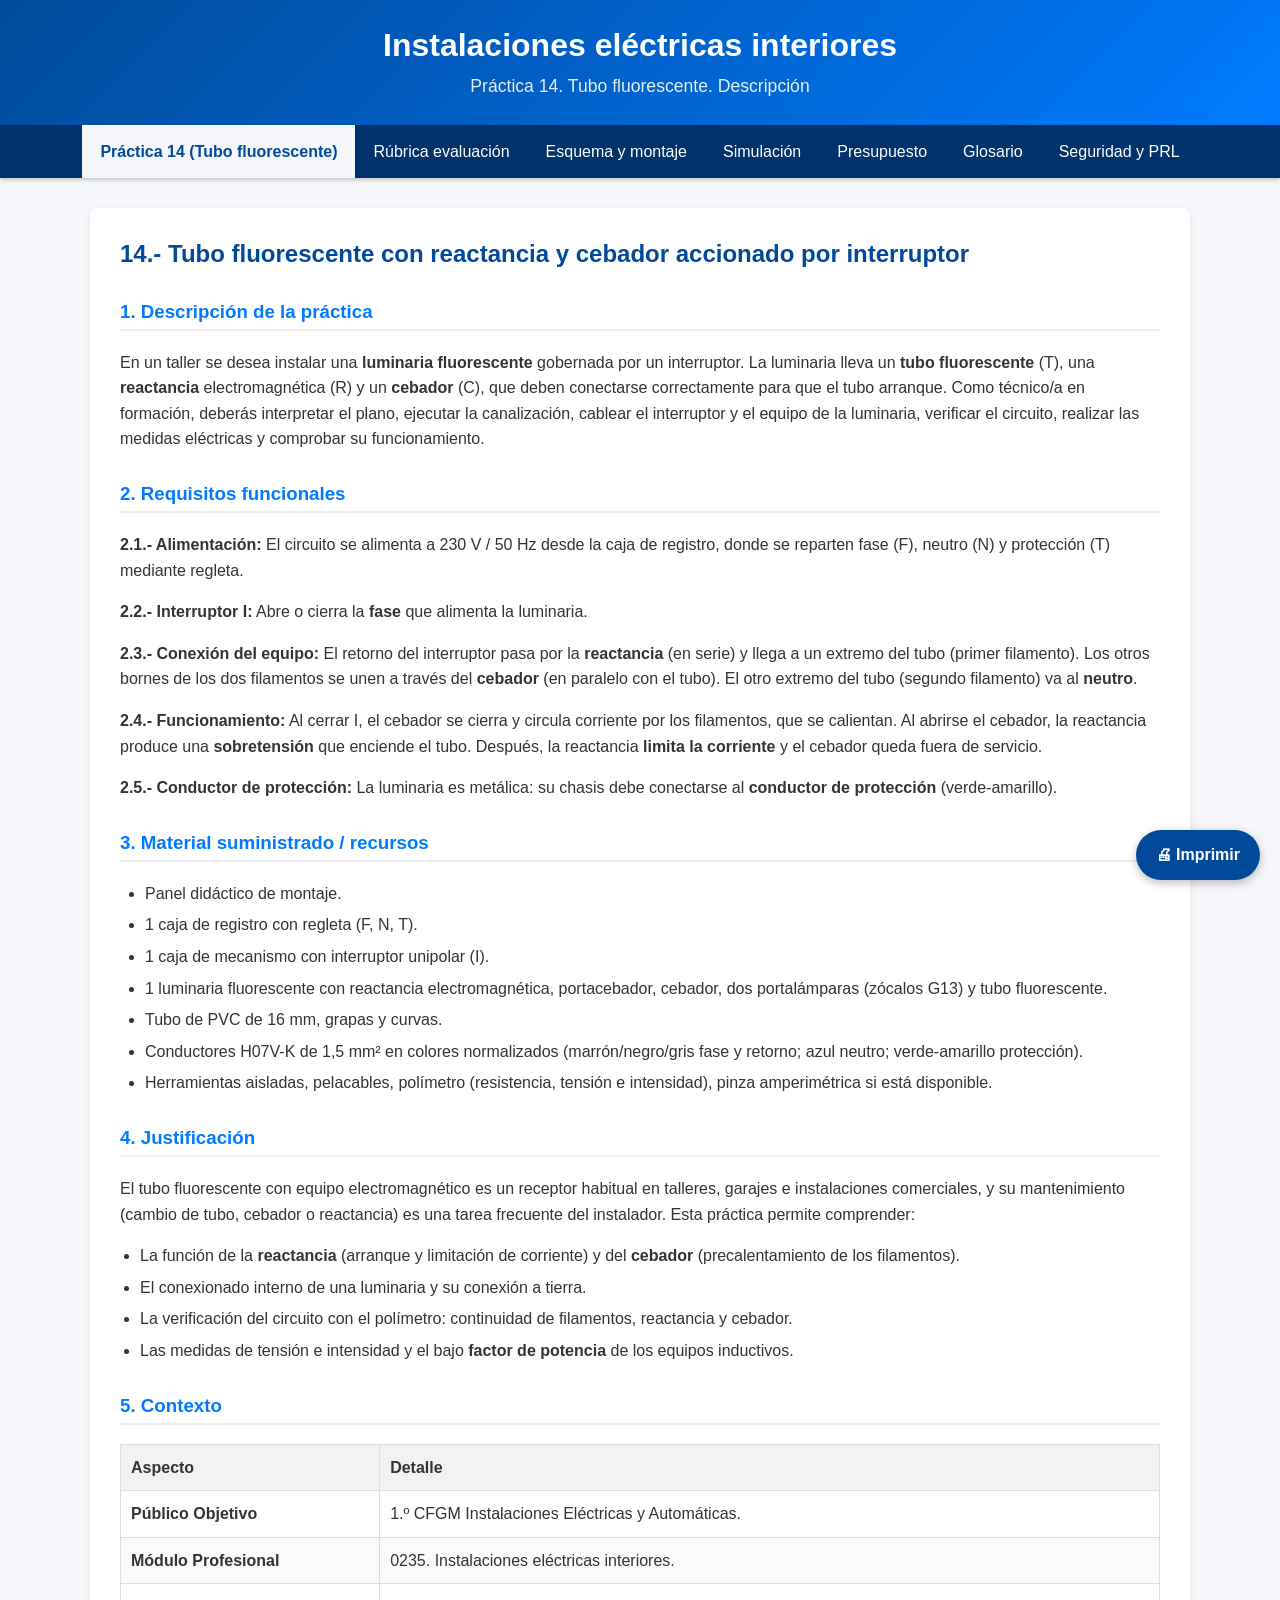
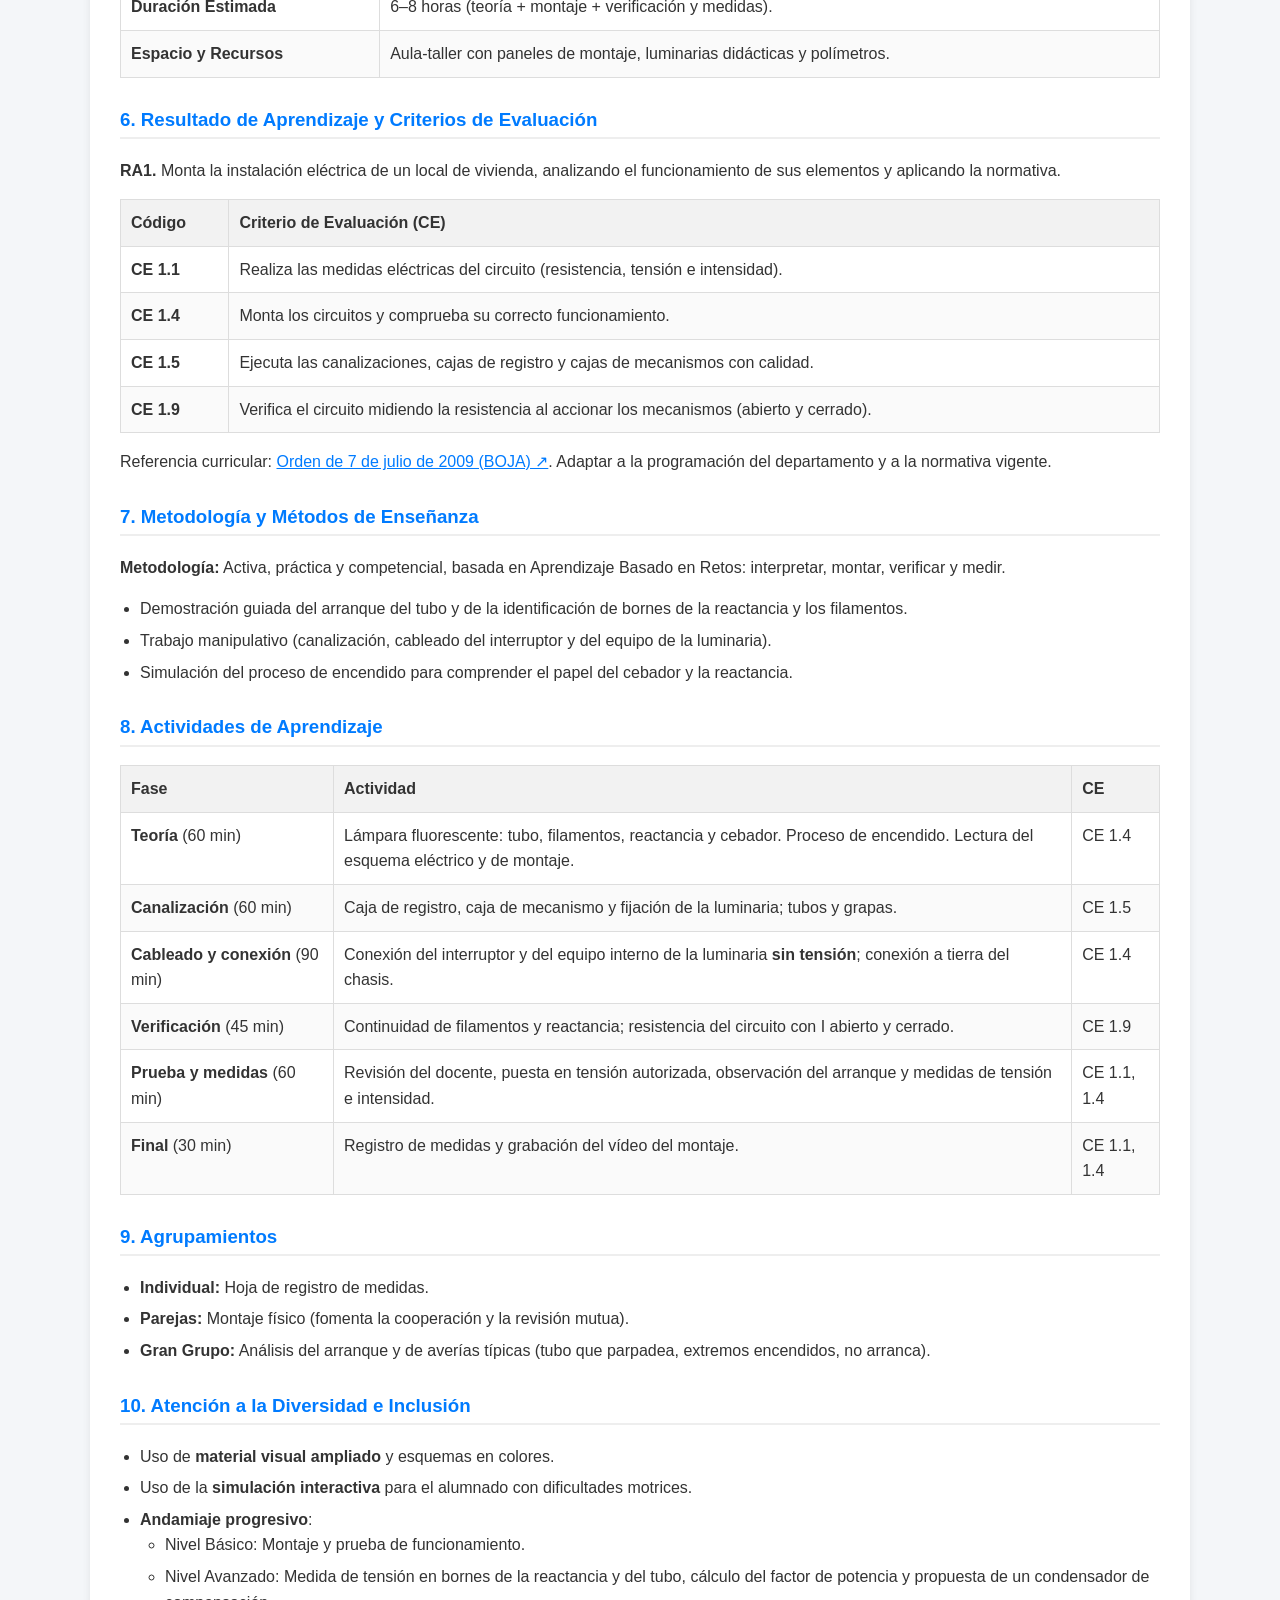
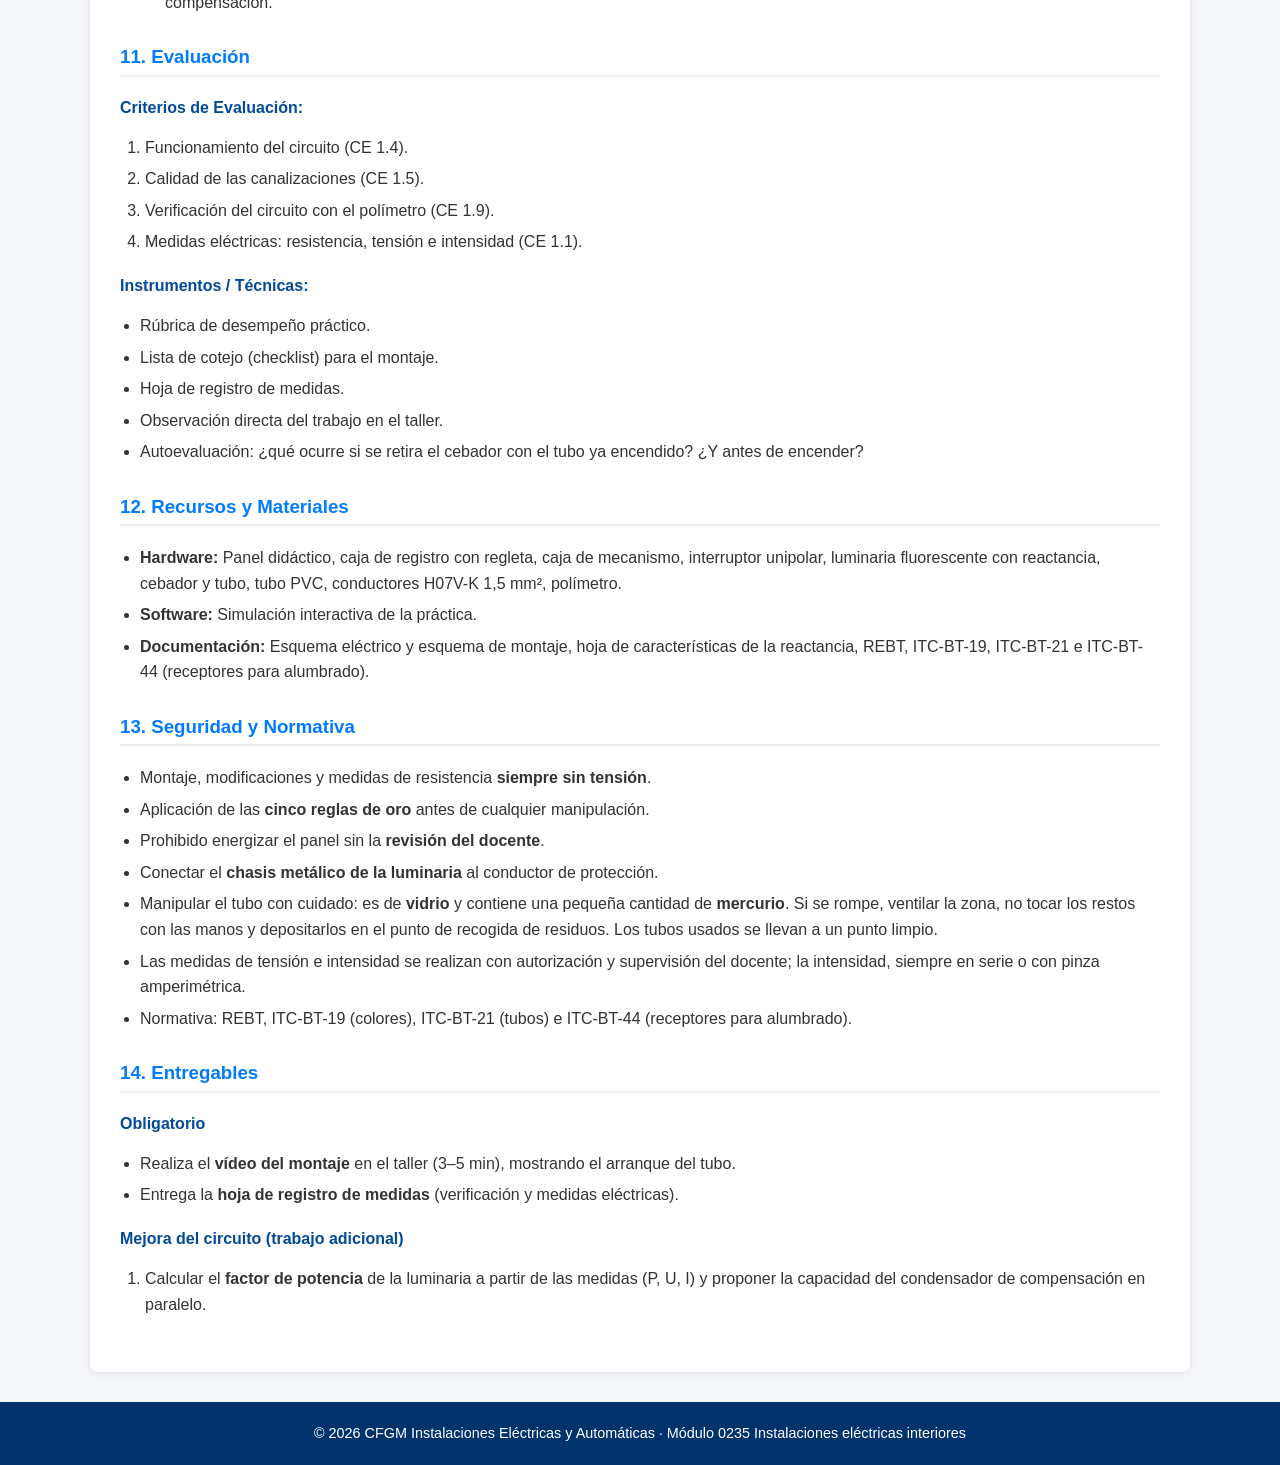
<file: index.html>
<!DOCTYPE html>
<html lang="es">
<head>
    <meta charset="UTF-8">
    <meta name="viewport" content="width=device-width, initial-scale=1.0">
    <title>Práctica 14. Tubo fluorescente. Descripción</title>
    <link rel="stylesheet" href="css/estilos.css">
</head>
<body>

    <header>
        <h1>Instalaciones eléctricas interiores</h1>
        <p>Práctica 14. Tubo fluorescente. Descripción</p>
    </header>

    <nav>
        <ul>
            <li class="active"><a href="index.html">Práctica 14 (Tubo fluorescente)</a></li>
            <li><a href="rubrica_14.html">Rúbrica evaluación</a></li>
            <li><a href="esquema_14.html">Esquema y montaje</a></li>
            <li><a href="simulacion_14.html">Simulación</a></li>
            <li><a href="presupuesto.html">Presupuesto</a></li>
            <li><a href="glosario.html">Glosario</a></li>
            <li><a href="prl.html">Seguridad y PRL</a></li>
        </ul>
    </nav>

    <div class="container">

        <h2>14.- Tubo fluorescente con reactancia y cebador accionado por interruptor</h2>

        <div class="section">
            <h3 class="section-header">1. Descripción de la práctica</h3>
            <p>En un taller se desea instalar una <strong>luminaria fluorescente</strong> gobernada por un interruptor. La luminaria lleva un <strong>tubo fluorescente</strong> (T), una <strong>reactancia</strong> electromagnética (R) y un <strong>cebador</strong> (C), que deben conectarse correctamente para que el tubo arranque.
Como técnico/a en formación, deberás interpretar el plano, ejecutar la canalización, cablear el interruptor y el equipo de la luminaria, verificar el circuito, realizar las medidas eléctricas y comprobar su funcionamiento.</p>

            <h3 class="section-header">2. Requisitos funcionales</h3>
            <p><strong>2.1.- Alimentación:</strong> El circuito se alimenta a 230 V / 50 Hz desde la caja de registro, donde se reparten fase (F), neutro (N) y protección (T) mediante regleta.</p>
            <p><strong>2.2.- Interruptor I:</strong> Abre o cierra la <strong>fase</strong> que alimenta la luminaria.</p>
            <p><strong>2.3.- Conexión del equipo:</strong> El retorno del interruptor pasa por la <strong>reactancia</strong> (en serie) y llega a un extremo del tubo (primer filamento). Los otros bornes de los dos filamentos se unen a través del <strong>cebador</strong> (en paralelo con el tubo). El otro extremo del tubo (segundo filamento) va al <strong>neutro</strong>.</p>
            <p><strong>2.4.- Funcionamiento:</strong> Al cerrar I, el cebador se cierra y circula corriente por los filamentos, que se calientan. Al abrirse el cebador, la reactancia produce una <strong>sobretensión</strong> que enciende el tubo. Después, la reactancia <strong>limita la corriente</strong> y el cebador queda fuera de servicio.</p>
            <p><strong>2.5.- Conductor de protección:</strong> La luminaria es metálica: su chasis debe conectarse al <strong>conductor de protección</strong> (verde-amarillo).</p>

            <h3 class="section-header">3. Material suministrado / recursos</h3>
            <ul>
                <li>Panel didáctico de montaje.</li>
                <li>1 caja de registro con regleta (F, N, T).</li>
                <li>1 caja de mecanismo con interruptor unipolar (I).</li>
                <li>1 luminaria fluorescente con reactancia electromagnética, portacebador, cebador, dos portalámparas (zócalos G13) y tubo fluorescente.</li>
                <li>Tubo de PVC de 16 mm, grapas y curvas.</li>
                <li>Conductores H07V-K de 1,5 mm² en colores normalizados (marrón/negro/gris fase y retorno; azul neutro; verde-amarillo protección).</li>
                <li>Herramientas aisladas, pelacables, polímetro (resistencia, tensión e intensidad), pinza amperimétrica si está disponible.</li>
            </ul>
        </div>

        <div class="section">
            <h3 class="section-header">4. Justificación</h3>
            <p>El tubo fluorescente con equipo electromagnético es un receptor habitual en talleres, garajes e instalaciones comerciales, y su mantenimiento (cambio de tubo, cebador o reactancia) es una tarea frecuente del instalador. Esta práctica permite comprender:</p>
            <ul class="list-indented">
                <li>La función de la <strong>reactancia</strong> (arranque y limitación de corriente) y del <strong>cebador</strong> (precalentamiento de los filamentos).</li>
                <li>El conexionado interno de una luminaria y su conexión a tierra.</li>
                <li>La verificación del circuito con el polímetro: continuidad de filamentos, reactancia y cebador.</li>
                <li>Las medidas de tensión e intensidad y el bajo <strong>factor de potencia</strong> de los equipos inductivos.</li>
            </ul>
        </div>

        <div class="section">
            <h3 class="section-header">5. Contexto</h3>
            <table>
                <thead><tr><th>Aspecto</th><th>Detalle</th></tr></thead>
                <tbody>
                    <tr><td><strong>Público Objetivo</strong></td><td>1.º CFGM Instalaciones Eléctricas y Automáticas.</td></tr>
                    <tr><td><strong>Módulo Profesional</strong></td><td>0235. Instalaciones eléctricas interiores.</td></tr>
                    <tr><td><strong>Duración Estimada</strong></td><td>6–8 horas (teoría + montaje + verificación y medidas).</td></tr>
                    <tr><td><strong>Espacio y Recursos</strong></td><td>Aula-taller con paneles de montaje, luminarias didácticas y polímetros.</td></tr>
                </tbody>
            </table>
        </div>

        <div class="section">
            <h3 class="section-header">6. Resultado de Aprendizaje y Criterios de Evaluación</h3>
            <p><strong>RA1.</strong> Monta la instalación eléctrica de un local de vivienda, analizando el funcionamiento de sus elementos y aplicando la normativa.</p>
            <table>
                <thead><tr><th>Código</th><th>Criterio de Evaluación (CE)</th></tr></thead>
                <tbody>
                    <tr><td><strong>CE 1.1</strong></td><td>Realiza las medidas eléctricas del circuito (resistencia, tensión e intensidad).</td></tr>
                    <tr><td><strong>CE 1.4</strong></td><td>Monta los circuitos y comprueba su correcto funcionamiento.</td></tr>
                    <tr><td><strong>CE 1.5</strong></td><td>Ejecuta las canalizaciones, cajas de registro y cajas de mecanismos con calidad.</td></tr>
                    <tr><td><strong>CE 1.9</strong></td><td>Verifica el circuito midiendo la resistencia al accionar los mecanismos (abierto y cerrado).</td></tr>
                </tbody>
            </table>
            <p>Referencia curricular: <a href="https://www.juntadeandalucia.es/boja/2009/164/1" target="_blank" rel="noopener noreferrer">Orden de 7 de julio de 2009 (BOJA) ↗</a>. Adaptar a la programación del departamento y a la normativa vigente.</p>
        </div>

        <div class="section">
            <h3 class="section-header">7. Metodología y Métodos de Enseñanza</h3>
            <p><strong>Metodología:</strong> Activa, práctica y competencial, basada en Aprendizaje Basado en Retos: interpretar, montar, verificar y medir.</p>
            <ul class="list-indented">
                <li>Demostración guiada del arranque del tubo y de la identificación de bornes de la reactancia y los filamentos.</li>
                <li>Trabajo manipulativo (canalización, cableado del interruptor y del equipo de la luminaria).</li>
                <li>Simulación del proceso de encendido para comprender el papel del cebador y la reactancia.</li>
            </ul>
        </div>

        <div class="section">
            <h3 class="section-header">8. Actividades de Aprendizaje</h3>
            <table>
                <thead><tr><th>Fase</th><th>Actividad</th><th>CE</th></tr></thead>
                <tbody>
                    <tr><td><strong>Teoría</strong> (60 min)</td><td>Lámpara fluorescente: tubo, filamentos, reactancia y cebador. Proceso de encendido. Lectura del esquema eléctrico y de montaje.</td><td>CE 1.4</td></tr>
                    <tr><td><strong>Canalización</strong> (60 min)</td><td>Caja de registro, caja de mecanismo y fijación de la luminaria; tubos y grapas.</td><td>CE 1.5</td></tr>
                    <tr><td><strong>Cableado y conexión</strong> (90 min)</td><td>Conexión del interruptor y del equipo interno de la luminaria <strong>sin tensión</strong>; conexión a tierra del chasis.</td><td>CE 1.4</td></tr>
                    <tr><td><strong>Verificación</strong> (45 min)</td><td>Continuidad de filamentos y reactancia; resistencia del circuito con I abierto y cerrado.</td><td>CE 1.9</td></tr>
                    <tr><td><strong>Prueba y medidas</strong> (60 min)</td><td>Revisión del docente, puesta en tensión autorizada, observación del arranque y medidas de tensión e intensidad.</td><td>CE 1.1, 1.4</td></tr>
                    <tr><td><strong>Final</strong> (30 min)</td><td>Registro de medidas y grabación del vídeo del montaje.</td><td>CE 1.1, 1.4</td></tr>
                </tbody>
            </table>
        </div>

        <div class="section">
            <h3 class="section-header">9. Agrupamientos</h3>
            <ul class="list-indented">
                <li><strong>Individual:</strong> Hoja de registro de medidas.</li>
                <li><strong>Parejas:</strong> Montaje físico (fomenta la cooperación y la revisión mutua).</li>
                <li><strong>Gran Grupo:</strong> Análisis del arranque y de averías típicas (tubo que parpadea, extremos encendidos, no arranca).</li>
            </ul>
        </div>

        <div class="section">
            <h3 class="section-header">10. Atención a la Diversidad e Inclusión</h3>
            <ul class="list-indented">
                <li>Uso de <strong>material visual ampliado</strong> y esquemas en colores.</li>
                <li>Uso de la <strong>simulación interactiva</strong> para el alumnado con dificultades motrices.</li>
                <li><strong>Andamiaje progresivo</strong>:
                    <ul>
                        <li>Nivel Básico: Montaje y prueba de funcionamiento.</li>
                        <li>Nivel Avanzado: Medida de tensión en bornes de la reactancia y del tubo, cálculo del factor de potencia y propuesta de un condensador de compensación.</li>
                    </ul>
                </li>
            </ul>
        </div>

        <div class="section">
            <h3 class="section-header">11. Evaluación</h3>
            <h4>Criterios de Evaluación:</h4>
            <ol>
                <li>Funcionamiento del circuito (CE 1.4).</li>
                <li>Calidad de las canalizaciones (CE 1.5).</li>
                <li>Verificación del circuito con el polímetro (CE 1.9).</li>
                <li>Medidas eléctricas: resistencia, tensión e intensidad (CE 1.1).</li>
            </ol>
            <h4>Instrumentos / Técnicas:</h4>
            <ul class="list-indented">
                <li>Rúbrica de desempeño práctico.</li>
                <li>Lista de cotejo (checklist) para el montaje.</li>
                <li>Hoja de registro de medidas.</li>
                <li>Observación directa del trabajo en el taller.</li>
                <li>Autoevaluación: ¿qué ocurre si se retira el cebador con el tubo ya encendido? ¿Y antes de encender?</li>
            </ul>
        </div>

        <div class="section">
            <h3 class="section-header">12. Recursos y Materiales</h3>
            <ul class="list-indented">
                <li><strong>Hardware:</strong> Panel didáctico, caja de registro con regleta, caja de mecanismo, interruptor unipolar, luminaria fluorescente con reactancia, cebador y tubo, tubo PVC, conductores H07V-K 1,5 mm², polímetro.</li>
                <li><strong>Software:</strong> Simulación interactiva de la práctica.</li>
                <li><strong>Documentación:</strong> Esquema eléctrico y esquema de montaje, hoja de características de la reactancia, REBT, ITC-BT-19, ITC-BT-21 e ITC-BT-44 (receptores para alumbrado).</li>
            </ul>
        </div>

        <div class="section">
            <h3 class="section-header">13. Seguridad y Normativa</h3>
            <ul class="list-indented">
                <li>Montaje, modificaciones y medidas de resistencia <strong>siempre sin tensión</strong>.</li>
                <li>Aplicación de las <strong>cinco reglas de oro</strong> antes de cualquier manipulación.</li>
                <li>Prohibido energizar el panel sin la <strong>revisión del docente</strong>.</li>
                <li>Conectar el <strong>chasis metálico de la luminaria</strong> al conductor de protección.</li>
                <li>Manipular el tubo con cuidado: es de <strong>vidrio</strong> y contiene una pequeña cantidad de <strong>mercurio</strong>. Si se rompe, ventilar la zona, no tocar los restos con las manos y depositarlos en el punto de recogida de residuos. Los tubos usados se llevan a un punto limpio.</li>
                <li>Las medidas de tensión e intensidad se realizan con autorización y supervisión del docente; la intensidad, siempre en serie o con pinza amperimétrica.</li>
                <li>Normativa: REBT, ITC-BT-19 (colores), ITC-BT-21 (tubos) e ITC-BT-44 (receptores para alumbrado).</li>
            </ul>
        </div>

        <div class="section">
            <h3 class="section-header">14. Entregables</h3>
            <h4>Obligatorio</h4>
            <ul class="list-indented">
                <li>Realiza el <strong>vídeo del montaje</strong> en el taller (3–5 min), mostrando el arranque del tubo.</li>
                <li>Entrega la <strong>hoja de registro de medidas</strong> (verificación y medidas eléctricas).</li>
            </ul>
            <h4>Mejora del circuito (trabajo adicional)</h4>
            <ol>
                <li>Calcular el <strong>factor de potencia</strong> de la luminaria a partir de las medidas (P, U, I) y proponer la capacidad del condensador de compensación en paralelo.</li>
            </ol>
        </div>

    </div>

    <footer>
        <p>&copy; 2026 CFGM Instalaciones Eléctricas y Automáticas · Módulo 0235 Instalaciones eléctricas interiores</p>
    </footer>

    <button type="button" class="btn-imprimir" onclick="window.print()" aria-label="Imprimir esta página">&#128424; Imprimir</button>
</body>
</html>
</file>
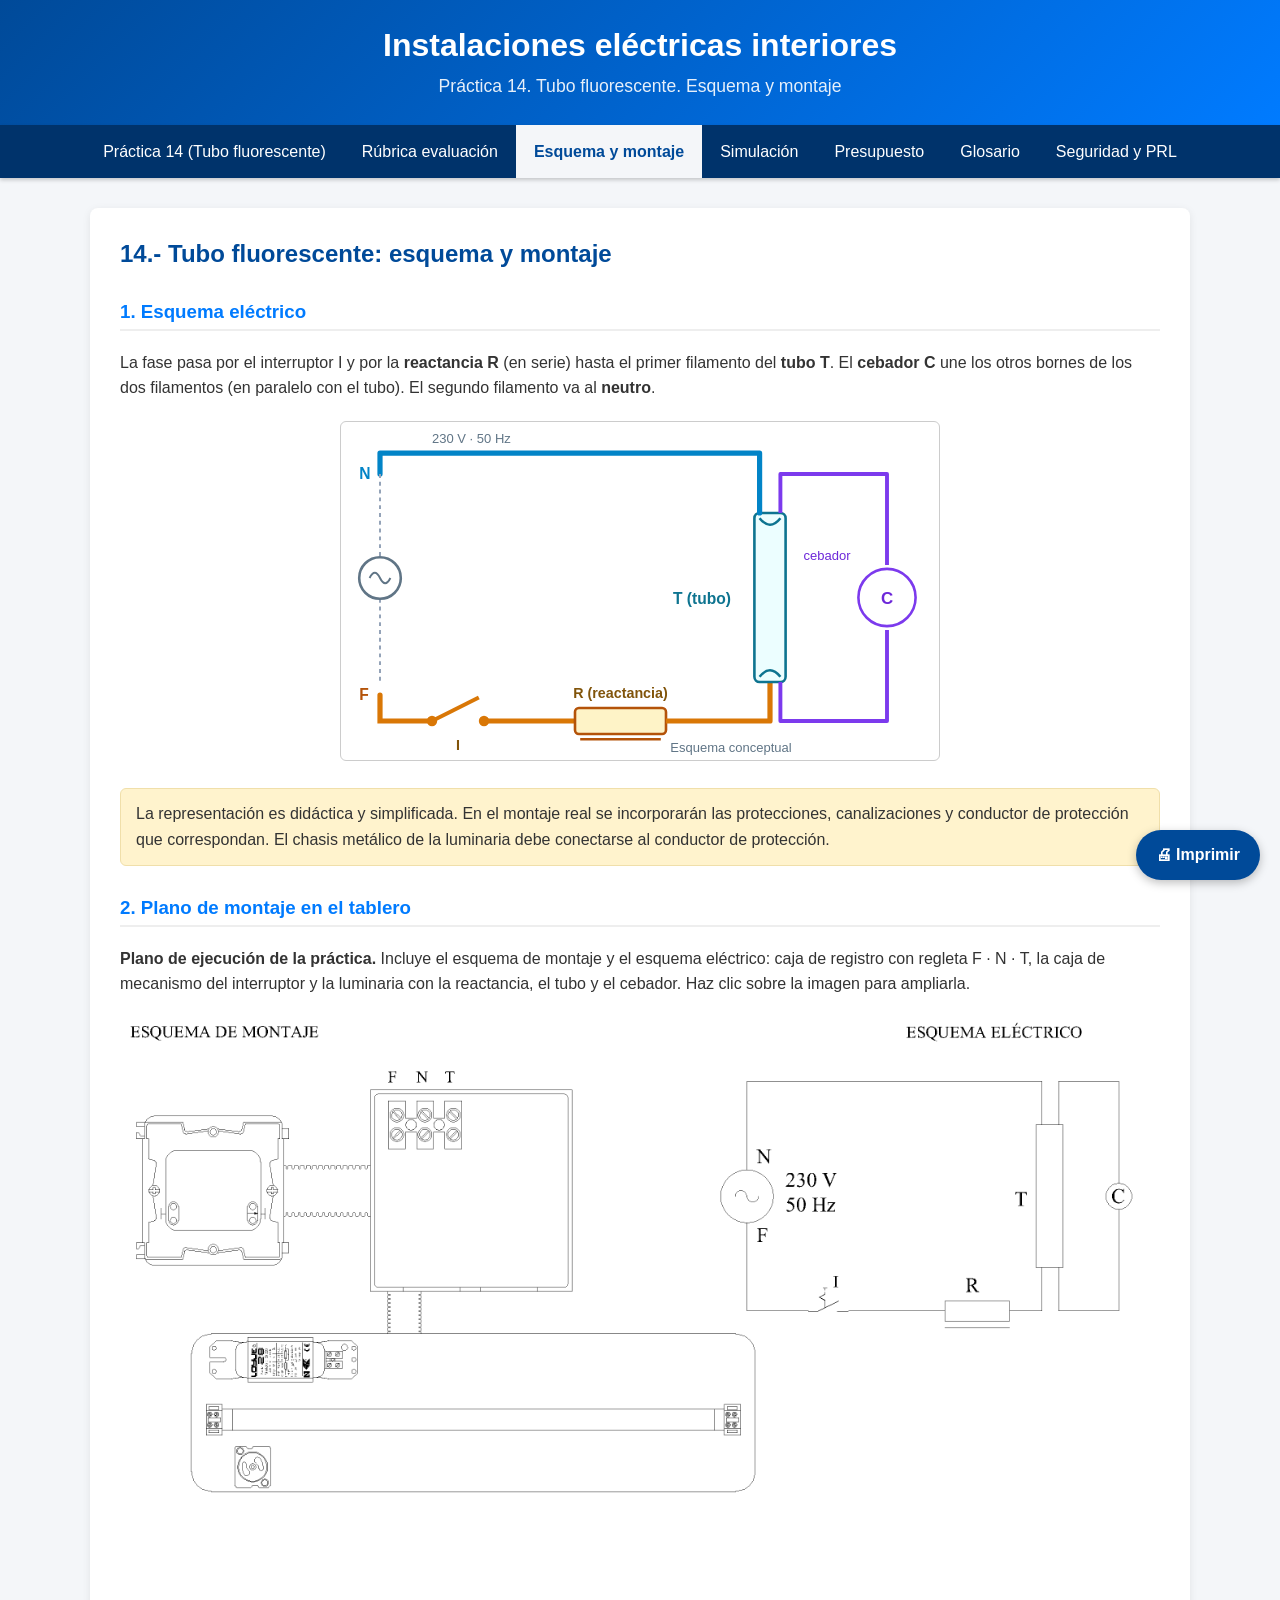
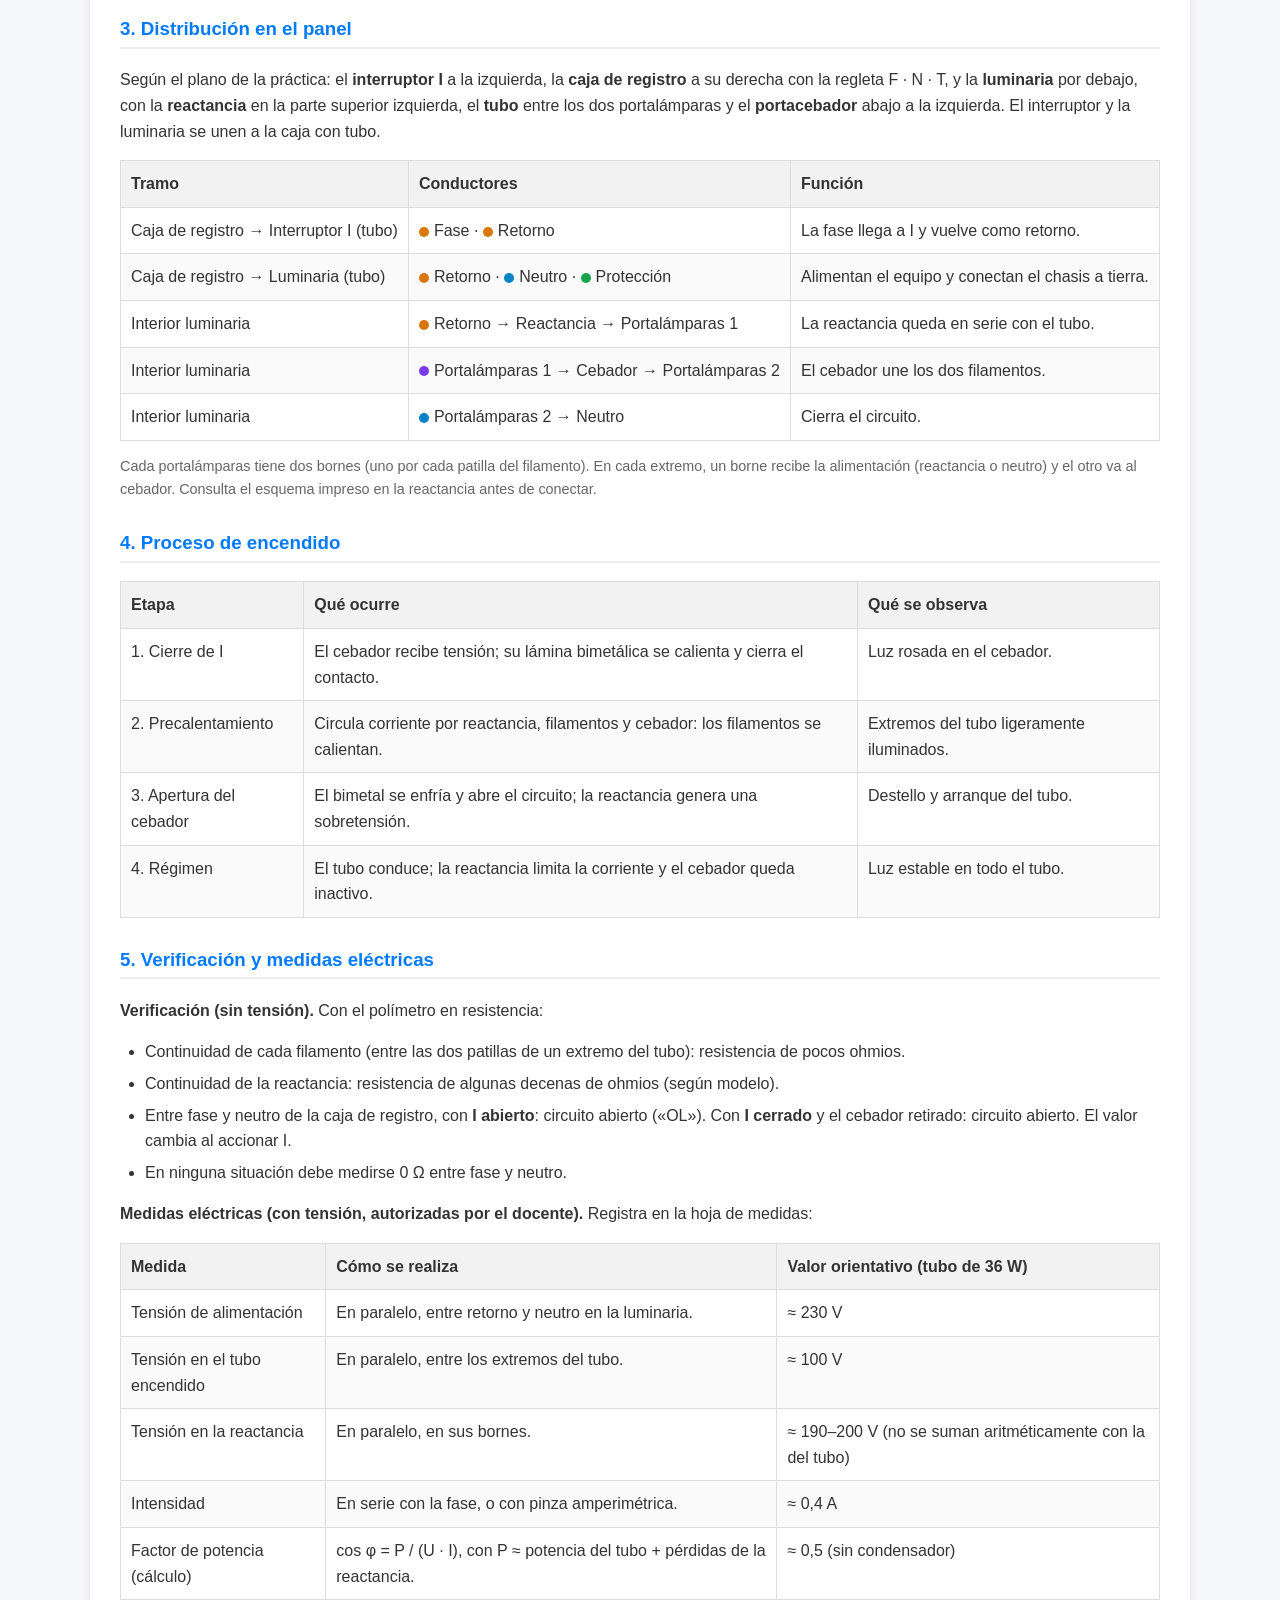
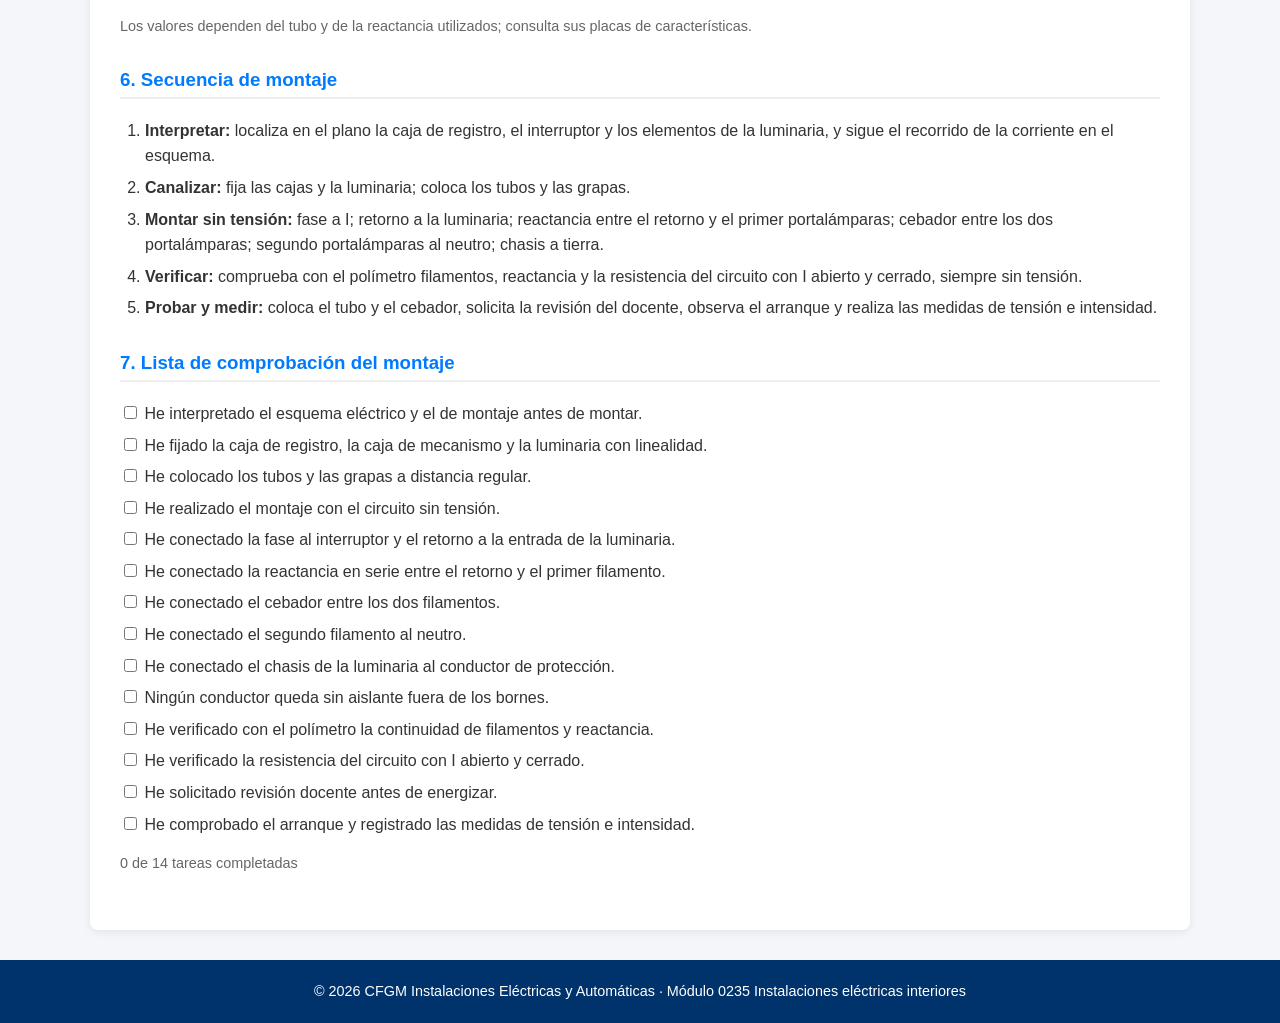
<file: esquema_14.html>
<!DOCTYPE html>
<html lang="es">
<head>
    <meta charset="UTF-8">
    <meta name="viewport" content="width=device-width, initial-scale=1.0">
    <title>Práctica 14. Tubo fluorescente. Esquema y montaje</title>
    <link rel="stylesheet" href="css/estilos.css">
</head>
<body>

    <header>
        <h1>Instalaciones eléctricas interiores</h1>
        <p>Práctica 14. Tubo fluorescente. Esquema y montaje</p>
    </header>

    <nav>
        <ul>
            <li><a href="index.html">Práctica 14 (Tubo fluorescente)</a></li>
            <li><a href="rubrica_14.html">Rúbrica evaluación</a></li>
            <li class="active"><a href="esquema_14.html">Esquema y montaje</a></li>
            <li><a href="simulacion_14.html">Simulación</a></li>
            <li><a href="presupuesto.html">Presupuesto</a></li>
            <li><a href="glosario.html">Glosario</a></li>
            <li><a href="prl.html">Seguridad y PRL</a></li>
        </ul>
    </nav>

    <div class="container">

        <h2>14.- Tubo fluorescente: esquema y montaje</h2>

        <div class="section">
            <h3 class="section-header">1. Esquema eléctrico</h3>
            <p>La fase pasa por el interruptor I y por la <strong>reactancia R</strong> (en serie) hasta el primer filamento del <strong>tubo T</strong>. El <strong>cebador C</strong> une los otros bornes de los dos filamentos (en paralelo con el tubo). El segundo filamento va al <strong>neutro</strong>.</p>
            <div class="automata-image">
            <svg viewBox="0 0 460 260" style="width:100%;max-width:600px;background:#fff;border:1px solid #ccc;border-radius:6px" role="img" aria-label="Esquema de tubo fluorescente con reactancia y cebador">
                <text x="70" y="16" fill="#607586" font-size="10">230 V · 50 Hz</text>
                <path d="M30 210 V230 H70" fill="none" stroke="#d97706" stroke-width="4" stroke-linecap="round"/>
                <text x="14" y="214" fill="#b45309" font-size="12" font-weight="700">F</text>
                <circle cx="70" cy="230" r="4" fill="#d97706"/><circle cx="110" cy="230" r="4" fill="#d97706"/>
                <path d="M70 230 L106 212" stroke="#d97706" stroke-width="3" fill="none"/>
                <text x="90" y="252" text-anchor="middle" font-size="11" fill="#81540a" font-weight="700">I</text>
                <path d="M110 230 H180" fill="none" stroke="#d97706" stroke-width="4"/>
                <rect x="180" y="220" width="70" height="20" rx="3" fill="#fef3c7" stroke="#b45309" stroke-width="2"/>
                <path d="M184 244 H246" stroke="#b45309" stroke-width="2"/>
                <text x="215" y="212" text-anchor="middle" font-size="11" fill="#81540a" font-weight="700">R (reactancia)</text>
                <path d="M250 230 H330 V200" fill="none" stroke="#d97706" stroke-width="4" stroke-linejoin="round"/>
                <rect x="318" y="70" width="24" height="130" rx="4" fill="#ecfeff" stroke="#0e7490" stroke-width="2"/>
                <path d="M322 196 q8 -10 16 0" fill="none" stroke="#0e7490" stroke-width="2"/>
                <path d="M322 74 q8 10 16 0" fill="none" stroke="#0e7490" stroke-width="2"/>
                <text x="300" y="140" text-anchor="end" font-size="12" fill="#0e7490" font-weight="700">T (tubo)</text>
                <path d="M338 200 V230 H420 V160" fill="none" stroke="#7c3aed" stroke-width="3" stroke-linejoin="round"/>
                <path d="M338 70 V40 H420 V110" fill="none" stroke="#7c3aed" stroke-width="3" stroke-linejoin="round"/>
                <circle cx="420" cy="135" r="22" fill="#fff" stroke="#7c3aed" stroke-width="2"/>
                <text x="420" y="140" text-anchor="middle" font-size="13" fill="#6d28d9" font-weight="700">C</text>
                <text x="392" y="106" font-size="10" fill="#6d28d9" text-anchor="end">cebador</text>
                <path d="M322 70 V24 H30 V40" fill="none" stroke="#0284c7" stroke-width="4" stroke-linecap="round" stroke-linejoin="round"/>
                <text x="14" y="44" fill="#0284c7" font-size="12" font-weight="700">N</text>
                <path d="M30 40 V200" stroke="#94a3b8" stroke-width="1.5" stroke-dasharray="3 3"/>
                <circle cx="30" cy="120" r="16" fill="#fff" stroke="#607586" stroke-width="2"/>
                <path d="M22 120 q4 -8 8 0 q4 8 8 0" fill="none" stroke="#607586" stroke-width="1.5"/>
                <text x="300" y="254" text-anchor="middle" font-size="10" fill="#607586">Esquema conceptual</text>
            </svg>
            </div>
            <div class="aviso">La representación es didáctica y simplificada. En el montaje real se incorporarán las protecciones, canalizaciones y conductor de protección que correspondan. El chasis metálico de la luminaria debe conectarse al conductor de protección.</div>
        </div>

        <div class="section">
            <h3 class="section-header">2. Plano de montaje en el tablero</h3>
            <p><strong>Plano de ejecución de la práctica.</strong> Incluye el esquema de montaje y el esquema eléctrico: caja de registro con regleta F · N · T, la caja de mecanismo del interruptor y la luminaria con la reactancia, el tubo y el cebador. Haz clic sobre la imagen para ampliarla.</p>
            <div class="automata-image">
                <img id="myImg" class="plano-ancho" src="images_14/circuito_14.png" alt="Plano de montaje: tubo fluorescente con reactancia y cebador" style="cursor: pointer;">
            </div>
        </div>

        <div class="section">
            <h3 class="section-header">3. Distribución en el panel</h3>
            <p>Según el plano de la práctica: el <strong>interruptor I</strong> a la izquierda, la <strong>caja de registro</strong> a su derecha con la regleta F · N · T, y la <strong>luminaria</strong> por debajo, con la <strong>reactancia</strong> en la parte superior izquierda, el <strong>tubo</strong> entre los dos portalámparas y el <strong>portacebador</strong> abajo a la izquierda. El interruptor y la luminaria se unen a la caja con tubo.</p>
            <table>
                <thead><tr><th>Tramo</th><th>Conductores</th><th>Función</th></tr></thead>
                <tbody>
                    <tr><td>Caja de registro → Interruptor I (tubo)</td><td><span style="display:inline-block;width:10px;height:10px;border-radius:50%;margin-right:5px;vertical-align:middle;background:#d97706"></span>Fase · <span style="display:inline-block;width:10px;height:10px;border-radius:50%;margin-right:5px;vertical-align:middle;background:#d97706"></span>Retorno</td><td>La fase llega a I y vuelve como retorno.</td></tr>
                    <tr><td>Caja de registro → Luminaria (tubo)</td><td><span style="display:inline-block;width:10px;height:10px;border-radius:50%;margin-right:5px;vertical-align:middle;background:#d97706"></span>Retorno · <span style="display:inline-block;width:10px;height:10px;border-radius:50%;margin-right:5px;vertical-align:middle;background:#0284c7"></span>Neutro · <span style="display:inline-block;width:10px;height:10px;border-radius:50%;margin-right:5px;vertical-align:middle;background:#16a34a"></span>Protección</td><td>Alimentan el equipo y conectan el chasis a tierra.</td></tr>
                    <tr><td>Interior luminaria</td><td><span style="display:inline-block;width:10px;height:10px;border-radius:50%;margin-right:5px;vertical-align:middle;background:#d97706"></span>Retorno → Reactancia → Portalámparas 1</td><td>La reactancia queda en serie con el tubo.</td></tr>
                    <tr><td>Interior luminaria</td><td><span style="display:inline-block;width:10px;height:10px;border-radius:50%;margin-right:5px;vertical-align:middle;background:#7c3aed"></span>Portalámparas 1 → Cebador → Portalámparas 2</td><td>El cebador une los dos filamentos.</td></tr>
                    <tr><td>Interior luminaria</td><td><span style="display:inline-block;width:10px;height:10px;border-radius:50%;margin-right:5px;vertical-align:middle;background:#0284c7"></span>Portalámparas 2 → Neutro</td><td>Cierra el circuito.</td></tr>
                </tbody>
            </table>
            <p style="font-size:0.9em;color:#666">Cada portalámparas tiene dos bornes (uno por cada patilla del filamento). En cada extremo, un borne recibe la alimentación (reactancia o neutro) y el otro va al cebador. Consulta el esquema impreso en la reactancia antes de conectar.</p>
        </div>

        <div class="section">
            <h3 class="section-header">4. Proceso de encendido</h3>
            <table>
                <thead><tr><th>Etapa</th><th>Qué ocurre</th><th>Qué se observa</th></tr></thead>
                <tbody>
                    <tr><td>1. Cierre de I</td><td>El cebador recibe tensión; su lámina bimetálica se calienta y cierra el contacto.</td><td>Luz rosada en el cebador.</td></tr>
                    <tr><td>2. Precalentamiento</td><td>Circula corriente por reactancia, filamentos y cebador: los filamentos se calientan.</td><td>Extremos del tubo ligeramente iluminados.</td></tr>
                    <tr><td>3. Apertura del cebador</td><td>El bimetal se enfría y abre el circuito; la reactancia genera una sobretensión.</td><td>Destello y arranque del tubo.</td></tr>
                    <tr><td>4. Régimen</td><td>El tubo conduce; la reactancia limita la corriente y el cebador queda inactivo.</td><td>Luz estable en todo el tubo.</td></tr>
                </tbody>
            </table>
        </div>

        <div class="section">
            <h3 class="section-header">5. Verificación y medidas eléctricas</h3>
            <p><strong>Verificación (sin tensión).</strong> Con el polímetro en resistencia:</p>
            <ul>
                <li>Continuidad de cada filamento (entre las dos patillas de un extremo del tubo): resistencia de pocos ohmios.</li>
                <li>Continuidad de la reactancia: resistencia de algunas decenas de ohmios (según modelo).</li>
                <li>Entre fase y neutro de la caja de registro, con <strong>I abierto</strong>: circuito abierto («OL»). Con <strong>I cerrado</strong> y el cebador retirado: circuito abierto. El valor cambia al accionar I.</li>
                <li>En ninguna situación debe medirse 0 Ω entre fase y neutro.</li>
            </ul>
            <p><strong>Medidas eléctricas (con tensión, autorizadas por el docente).</strong> Registra en la hoja de medidas:</p>
            <table>
                <thead><tr><th>Medida</th><th>Cómo se realiza</th><th>Valor orientativo (tubo de 36 W)</th></tr></thead>
                <tbody>
                    <tr><td>Tensión de alimentación</td><td>En paralelo, entre retorno y neutro en la luminaria.</td><td>≈ 230 V</td></tr>
                    <tr><td>Tensión en el tubo encendido</td><td>En paralelo, entre los extremos del tubo.</td><td>≈ 100 V</td></tr>
                    <tr><td>Tensión en la reactancia</td><td>En paralelo, en sus bornes.</td><td>≈ 190–200 V (no se suman aritméticamente con la del tubo)</td></tr>
                    <tr><td>Intensidad</td><td>En serie con la fase, o con pinza amperimétrica.</td><td>≈ 0,4 A</td></tr>
                    <tr><td>Factor de potencia (cálculo)</td><td>cos φ = P / (U · I), con P ≈ potencia del tubo + pérdidas de la reactancia.</td><td>≈ 0,5 (sin condensador)</td></tr>
                </tbody>
            </table>
            <p style="font-size:0.9em;color:#666">Los valores dependen del tubo y de la reactancia utilizados; consulta sus placas de características.</p>
        </div>

        <div class="section">
            <h3 class="section-header">6. Secuencia de montaje</h3>
            <ol>
                <li><strong>Interpretar:</strong> localiza en el plano la caja de registro, el interruptor y los elementos de la luminaria, y sigue el recorrido de la corriente en el esquema.</li>
                <li><strong>Canalizar:</strong> fija las cajas y la luminaria; coloca los tubos y las grapas.</li>
                <li><strong>Montar sin tensión:</strong> fase a I; retorno a la luminaria; reactancia entre el retorno y el primer portalámparas; cebador entre los dos portalámparas; segundo portalámparas al neutro; chasis a tierra.</li>
                <li><strong>Verificar:</strong> comprueba con el polímetro filamentos, reactancia y la resistencia del circuito con I abierto y cerrado, siempre sin tensión.</li>
                <li><strong>Probar y medir:</strong> coloca el tubo y el cebador, solicita la revisión del docente, observa el arranque y realiza las medidas de tensión e intensidad.</li>
            </ol>
        </div>

        <div class="section">
            <h3 class="section-header">7. Lista de comprobación del montaje</h3>
            <div class="checklist">
                <label><input type="checkbox"> He interpretado el esquema eléctrico y el de montaje antes de montar.</label>
                <label><input type="checkbox"> He fijado la caja de registro, la caja de mecanismo y la luminaria con linealidad.</label>
                <label><input type="checkbox"> He colocado los tubos y las grapas a distancia regular.</label>
                <label><input type="checkbox"> He realizado el montaje con el circuito sin tensión.</label>
                <label><input type="checkbox"> He conectado la fase al interruptor y el retorno a la entrada de la luminaria.</label>
                <label><input type="checkbox"> He conectado la reactancia en serie entre el retorno y el primer filamento.</label>
                <label><input type="checkbox"> He conectado el cebador entre los dos filamentos.</label>
                <label><input type="checkbox"> He conectado el segundo filamento al neutro.</label>
                <label><input type="checkbox"> He conectado el chasis de la luminaria al conductor de protección.</label>
                <label><input type="checkbox"> Ningún conductor queda sin aislante fuera de los bornes.</label>
                <label><input type="checkbox"> He verificado con el polímetro la continuidad de filamentos y reactancia.</label>
                <label><input type="checkbox"> He verificado la resistencia del circuito con I abierto y cerrado.</label>
                <label><input type="checkbox"> He solicitado revisión docente antes de energizar.</label>
                <label><input type="checkbox"> He comprobado el arranque y registrado las medidas de tensión e intensidad.</label>
            </div>
            <p id="checkcount" style="color:#666;font-size:0.9em">0 de 14 tareas completadas</p>
        </div>

    </div>

    <footer>
        <p>&copy; 2026 CFGM Instalaciones Eléctricas y Automáticas · Módulo 0235 Instalaciones eléctricas interiores</p>
    </footer>
<div id="myModal" class="modal">
  <span class="close">&times;</span>
  <img class="modal-content" id="img01">
  <div id="caption"></div>
</div>
<script>
// Ventana modal para ampliar el plano
var modal = document.getElementById("myModal");
var img = document.getElementById("myImg");
var modalImg = document.getElementById("img01");
var captionText = document.getElementById("caption");
img.onclick = function(){ modal.style.display = "block"; modalImg.src = this.src; captionText.innerHTML = this.alt; }
document.getElementsByClassName("close")[0].onclick = function(){ modal.style.display = "none"; }
window.onclick = function(event){ if (event.target == modal) { modal.style.display = "none"; } }

// Lista de comprobación del montaje
var checks = document.querySelectorAll('.checklist input');
checks.forEach(function(c){
  c.addEventListener('change', function(){
    var n = document.querySelectorAll('.checklist input:checked').length;
    document.getElementById('checkcount').textContent = n + ' de ' + checks.length + ' tareas completadas';
  });
});
</script>
    <button type="button" class="btn-imprimir" onclick="window.print()" aria-label="Imprimir esta página">&#128424; Imprimir</button>
</body>
</html>
</file>
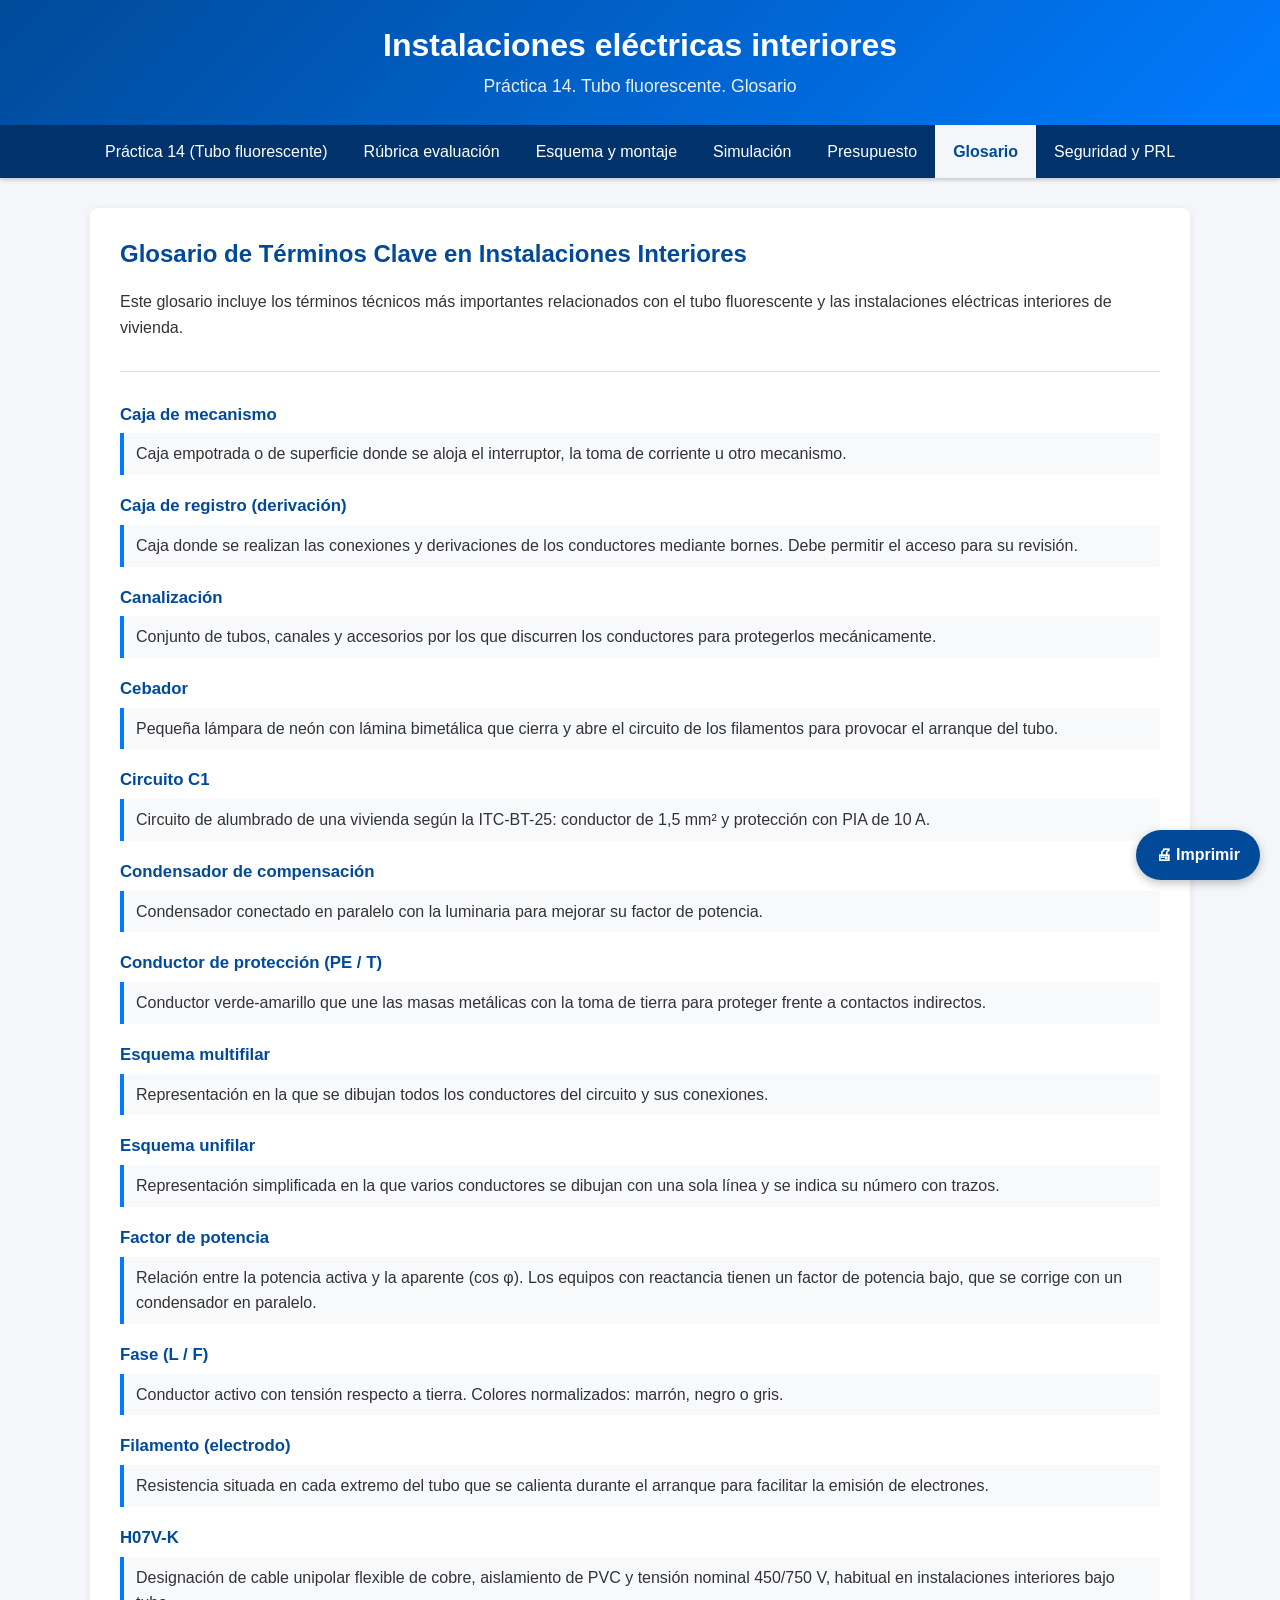
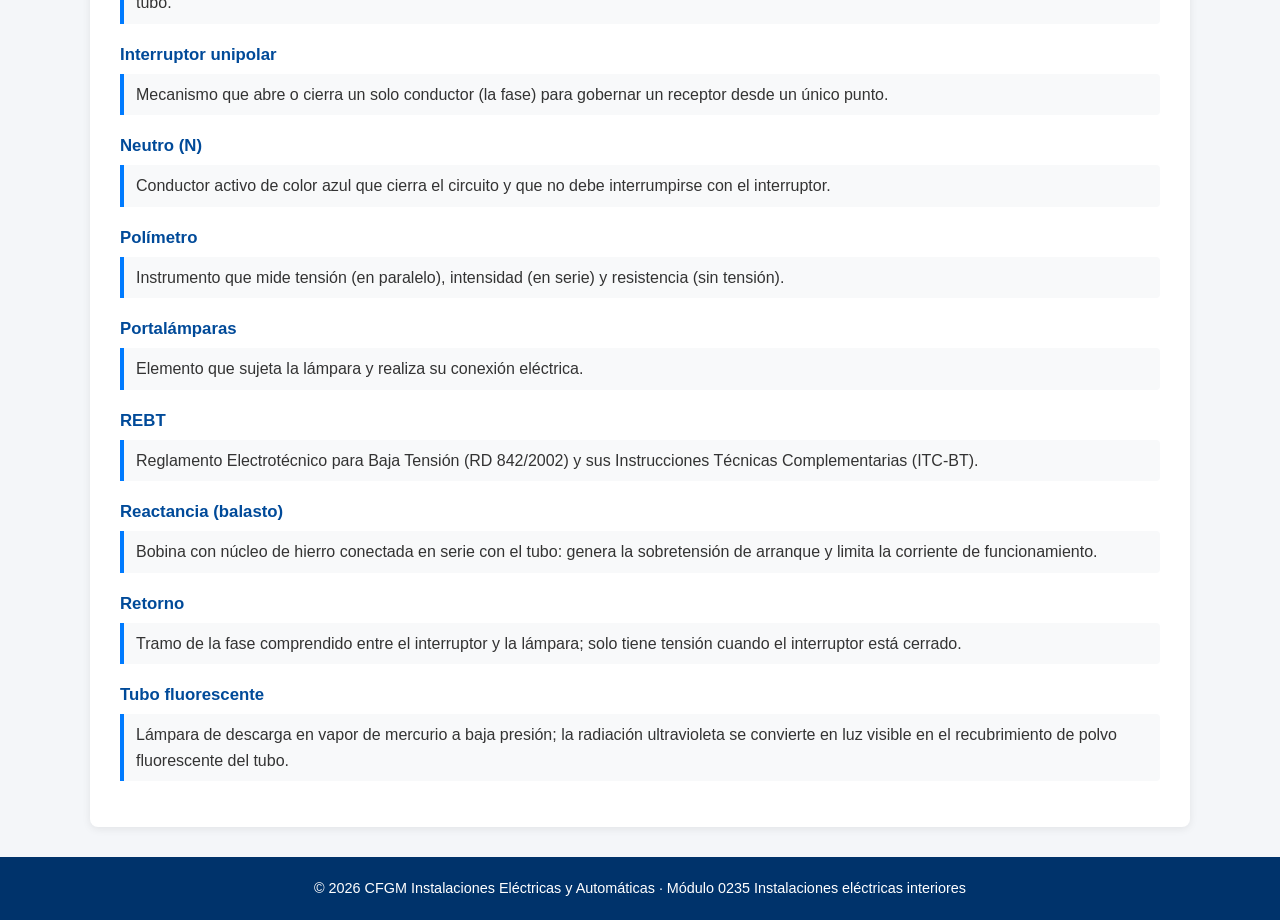
<file: glosario.html>
<!DOCTYPE html>
<html lang="es">
<head>
    <meta charset="UTF-8">
    <meta name="viewport" content="width=device-width, initial-scale=1.0">
    <title>Glosario de Instalaciones Eléctricas Interiores</title>
    <link rel="stylesheet" href="css/estilos.css">
</head>
<body>

    <header>
        <h1>Instalaciones eléctricas interiores</h1>
        <p>Práctica 14. Tubo fluorescente. Glosario</p>
    </header>

    <nav>
        <ul>
            <li><a href="index.html">Práctica 14 (Tubo fluorescente)</a></li>
            <li><a href="rubrica_14.html">Rúbrica evaluación</a></li>
            <li><a href="esquema_14.html">Esquema y montaje</a></li>
            <li><a href="simulacion_14.html">Simulación</a></li>
            <li><a href="presupuesto.html">Presupuesto</a></li>
            <li class="active"><a href="glosario.html">Glosario</a></li>
            <li><a href="prl.html">Seguridad y PRL</a></li>
        </ul>
    </nav>

    <div class="container">

        <h2>Glosario de Términos Clave en Instalaciones Interiores</h2>
        <p>Este glosario incluye los términos técnicos más importantes relacionados con el tubo fluorescente y las instalaciones eléctricas interiores de vivienda.</p>
        <hr>
        <dl class="glosario-list">
            <dt><strong>Caja de mecanismo</strong></dt>
            <dd>Caja empotrada o de superficie donde se aloja el interruptor, la toma de corriente u otro mecanismo.</dd>
            <dt><strong>Caja de registro (derivación)</strong></dt>
            <dd>Caja donde se realizan las conexiones y derivaciones de los conductores mediante bornes. Debe permitir el acceso para su revisión.</dd>
            <dt><strong>Canalización</strong></dt>
            <dd>Conjunto de tubos, canales y accesorios por los que discurren los conductores para protegerlos mecánicamente.</dd>
            <dt><strong>Cebador</strong></dt>
            <dd>Pequeña lámpara de neón con lámina bimetálica que cierra y abre el circuito de los filamentos para provocar el arranque del tubo.</dd>
            <dt><strong>Circuito C1</strong></dt>
            <dd>Circuito de alumbrado de una vivienda según la ITC-BT-25: conductor de 1,5 mm² y protección con PIA de 10 A.</dd>
            <dt><strong>Condensador de compensación</strong></dt>
            <dd>Condensador conectado en paralelo con la luminaria para mejorar su factor de potencia.</dd>
            <dt><strong>Conductor de protección (PE / T)</strong></dt>
            <dd>Conductor verde-amarillo que une las masas metálicas con la toma de tierra para proteger frente a contactos indirectos.</dd>
            <dt><strong>Esquema multifilar</strong></dt>
            <dd>Representación en la que se dibujan todos los conductores del circuito y sus conexiones.</dd>
            <dt><strong>Esquema unifilar</strong></dt>
            <dd>Representación simplificada en la que varios conductores se dibujan con una sola línea y se indica su número con trazos.</dd>
            <dt><strong>Factor de potencia</strong></dt>
            <dd>Relación entre la potencia activa y la aparente (cos φ). Los equipos con reactancia tienen un factor de potencia bajo, que se corrige con un condensador en paralelo.</dd>
            <dt><strong>Fase (L / F)</strong></dt>
            <dd>Conductor activo con tensión respecto a tierra. Colores normalizados: marrón, negro o gris.</dd>
            <dt><strong>Filamento (electrodo)</strong></dt>
            <dd>Resistencia situada en cada extremo del tubo que se calienta durante el arranque para facilitar la emisión de electrones.</dd>
            <dt><strong>H07V-K</strong></dt>
            <dd>Designación de cable unipolar flexible de cobre, aislamiento de PVC y tensión nominal 450/750 V, habitual en instalaciones interiores bajo tubo.</dd>
            <dt><strong>Interruptor unipolar</strong></dt>
            <dd>Mecanismo que abre o cierra un solo conductor (la fase) para gobernar un receptor desde un único punto.</dd>
            <dt><strong>Neutro (N)</strong></dt>
            <dd>Conductor activo de color azul que cierra el circuito y que no debe interrumpirse con el interruptor.</dd>
            <dt><strong>Polímetro</strong></dt>
            <dd>Instrumento que mide tensión (en paralelo), intensidad (en serie) y resistencia (sin tensión).</dd>
            <dt><strong>Portalámparas</strong></dt>
            <dd>Elemento que sujeta la lámpara y realiza su conexión eléctrica.</dd>
            <dt><strong>REBT</strong></dt>
            <dd>Reglamento Electrotécnico para Baja Tensión (RD 842/2002) y sus Instrucciones Técnicas Complementarias (ITC-BT).</dd>
            <dt><strong>Reactancia (balasto)</strong></dt>
            <dd>Bobina con núcleo de hierro conectada en serie con el tubo: genera la sobretensión de arranque y limita la corriente de funcionamiento.</dd>
            <dt><strong>Retorno</strong></dt>
            <dd>Tramo de la fase comprendido entre el interruptor y la lámpara; solo tiene tensión cuando el interruptor está cerrado.</dd>
            <dt><strong>Tubo fluorescente</strong></dt>
            <dd>Lámpara de descarga en vapor de mercurio a baja presión; la radiación ultravioleta se convierte en luz visible en el recubrimiento de polvo fluorescente del tubo.</dd>
        </dl>

    </div>

    <footer>
        <p>&copy; 2026 CFGM Instalaciones Eléctricas y Automáticas · Módulo 0235 Instalaciones eléctricas interiores</p>
    </footer>

    <button type="button" class="btn-imprimir" onclick="window.print()" aria-label="Imprimir esta página">&#128424; Imprimir</button>
</body>
</html>
</file>
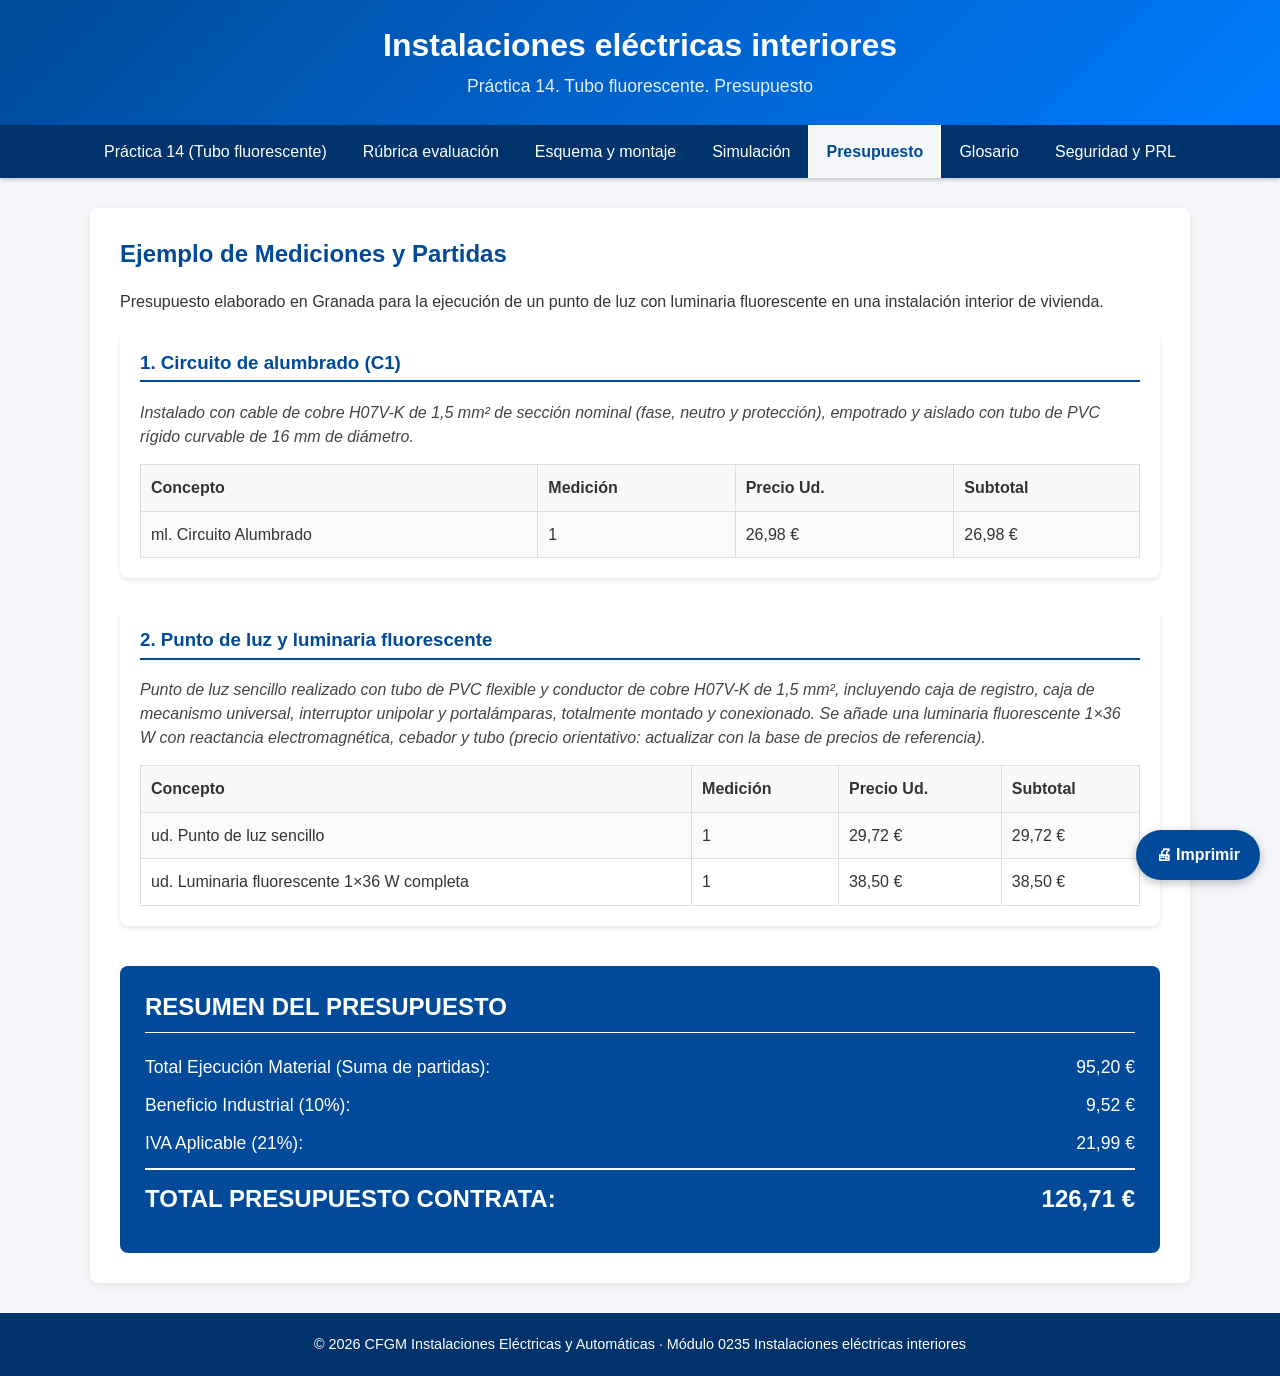
<file: presupuesto.html>
<!DOCTYPE html>
<html lang="es">
<head>
    <meta charset="UTF-8">
    <meta name="viewport" content="width=device-width, initial-scale=1.0">
    <title>Práctica 14. Tubo fluorescente. Presupuesto</title>
    <link rel="stylesheet" href="css/estilos.css">
    <style>
        .partida-presupuesto { margin-bottom: 30px; background: #fff; padding: 20px; border-radius: 8px; box-shadow: 0 2px 4px rgba(0,0,0,0.1); }
        .partida-presupuesto h3 { color: #004a99; border-bottom: 2px solid #004a99; padding-bottom: 5px; margin-top: 0; }
        .descripcion-tecnica { font-style: italic; color: #444; margin: 10px 0; line-height: 1.5; }
        .tabla-precios { width: 100%; border-collapse: collapse; margin-top: 15px; }
        .tabla-precios th { background-color: #f8f9fa; text-align: left; padding: 10px; border: 1px solid #ddd; }
        .tabla-precios td { padding: 10px; border: 1px solid #ddd; }
        .resumen-economico { background: #004a99; color: white; padding: 25px; border-radius: 8px; margin-top: 40px; }
        .resumen-economico h2 { margin-top: 0; border-bottom: 1px solid #fff; padding-bottom: 10px; color: #fff; }
        .fila-resumen { display: flex; justify-content: space-between; margin-bottom: 10px; font-size: 1.1em; }
        .total-final { font-size: 1.5em; font-weight: bold; border-top: 2px solid #fff; padding-top: 10px; margin-top: 10px; }
    </style>
</head>
<body>

    <header>
        <h1>Instalaciones eléctricas interiores</h1>
        <p>Práctica 14. Tubo fluorescente. Presupuesto</p>
    </header>

    <nav>
        <ul>
            <li><a href="index.html">Práctica 14 (Tubo fluorescente)</a></li>
            <li><a href="rubrica_14.html">Rúbrica evaluación</a></li>
            <li><a href="esquema_14.html">Esquema y montaje</a></li>
            <li><a href="simulacion_14.html">Simulación</a></li>
            <li class="active"><a href="presupuesto.html">Presupuesto</a></li>
            <li><a href="glosario.html">Glosario</a></li>
            <li><a href="prl.html">Seguridad y PRL</a></li>
        </ul>
    </nav>

    <div class="container">

        <h2>Ejemplo de Mediciones y Partidas</h2>
        <p>Presupuesto elaborado en Granada para la ejecución de un punto de luz con luminaria fluorescente en una instalación interior de vivienda.</p>

        <div class="partida-presupuesto">
            <h3>1. Circuito de alumbrado (C1)</h3>
            <p class="descripcion-tecnica">Instalado con cable de cobre H07V-K de 1,5 mm² de sección nominal (fase, neutro y protección), empotrado y aislado con tubo de PVC rígido curvable de 16 mm de diámetro.</p>
            <table class="tabla-precios">
                <tr><th>Concepto</th><th>Medición</th><th>Precio Ud.</th><th>Subtotal</th></tr>
                <tr><td>ml. Circuito Alumbrado</td><td>1</td><td>26,98 €</td><td>26,98 €</td></tr>
            </table>
        </div>

        <div class="partida-presupuesto">
            <h3>2. Punto de luz y luminaria fluorescente</h3>
            <p class="descripcion-tecnica">Punto de luz sencillo realizado con tubo de PVC flexible y conductor de cobre H07V-K de 1,5 mm², incluyendo caja de registro, caja de mecanismo universal, interruptor unipolar y portalámparas, totalmente montado y conexionado. Se añade una luminaria fluorescente 1×36 W con reactancia electromagnética, cebador y tubo (precio orientativo: actualizar con la base de precios de referencia).</p>
            <table class="tabla-precios">
                <tr><th>Concepto</th><th>Medición</th><th>Precio Ud.</th><th>Subtotal</th></tr>
                <tr><td>ud. Punto de luz sencillo</td><td>1</td><td>29,72 €</td><td>29,72 €</td>
                </tr>
                <tr>
                    <td>ud. Luminaria fluorescente 1×36 W completa</td><td>1</td><td>38,50 €</td><td>38,50 €</td></tr>
            </table>
        </div>

        <div class="resumen-economico">
            <h2>RESUMEN DEL PRESUPUESTO</h2>
            <div class="fila-resumen"><span>Total Ejecución Material (Suma de partidas):</span><span>95,20 €</span></div>
            <div class="fila-resumen"><span>Beneficio Industrial (10%):</span><span>9,52 €</span></div>
            <div class="fila-resumen"><span>IVA Aplicable (21%):</span><span>21,99 €</span></div>
            <div class="fila-resumen total-final"><span>TOTAL PRESUPUESTO CONTRATA:</span><span>126,71 €</span></div>
        </div>

    </div>

    <footer>
        <p>&copy; 2026 CFGM Instalaciones Eléctricas y Automáticas · Módulo 0235 Instalaciones eléctricas interiores</p>
    </footer>

    <button type="button" class="btn-imprimir" onclick="window.print()" aria-label="Imprimir esta página">&#128424; Imprimir</button>
</body>
</html>
</file>
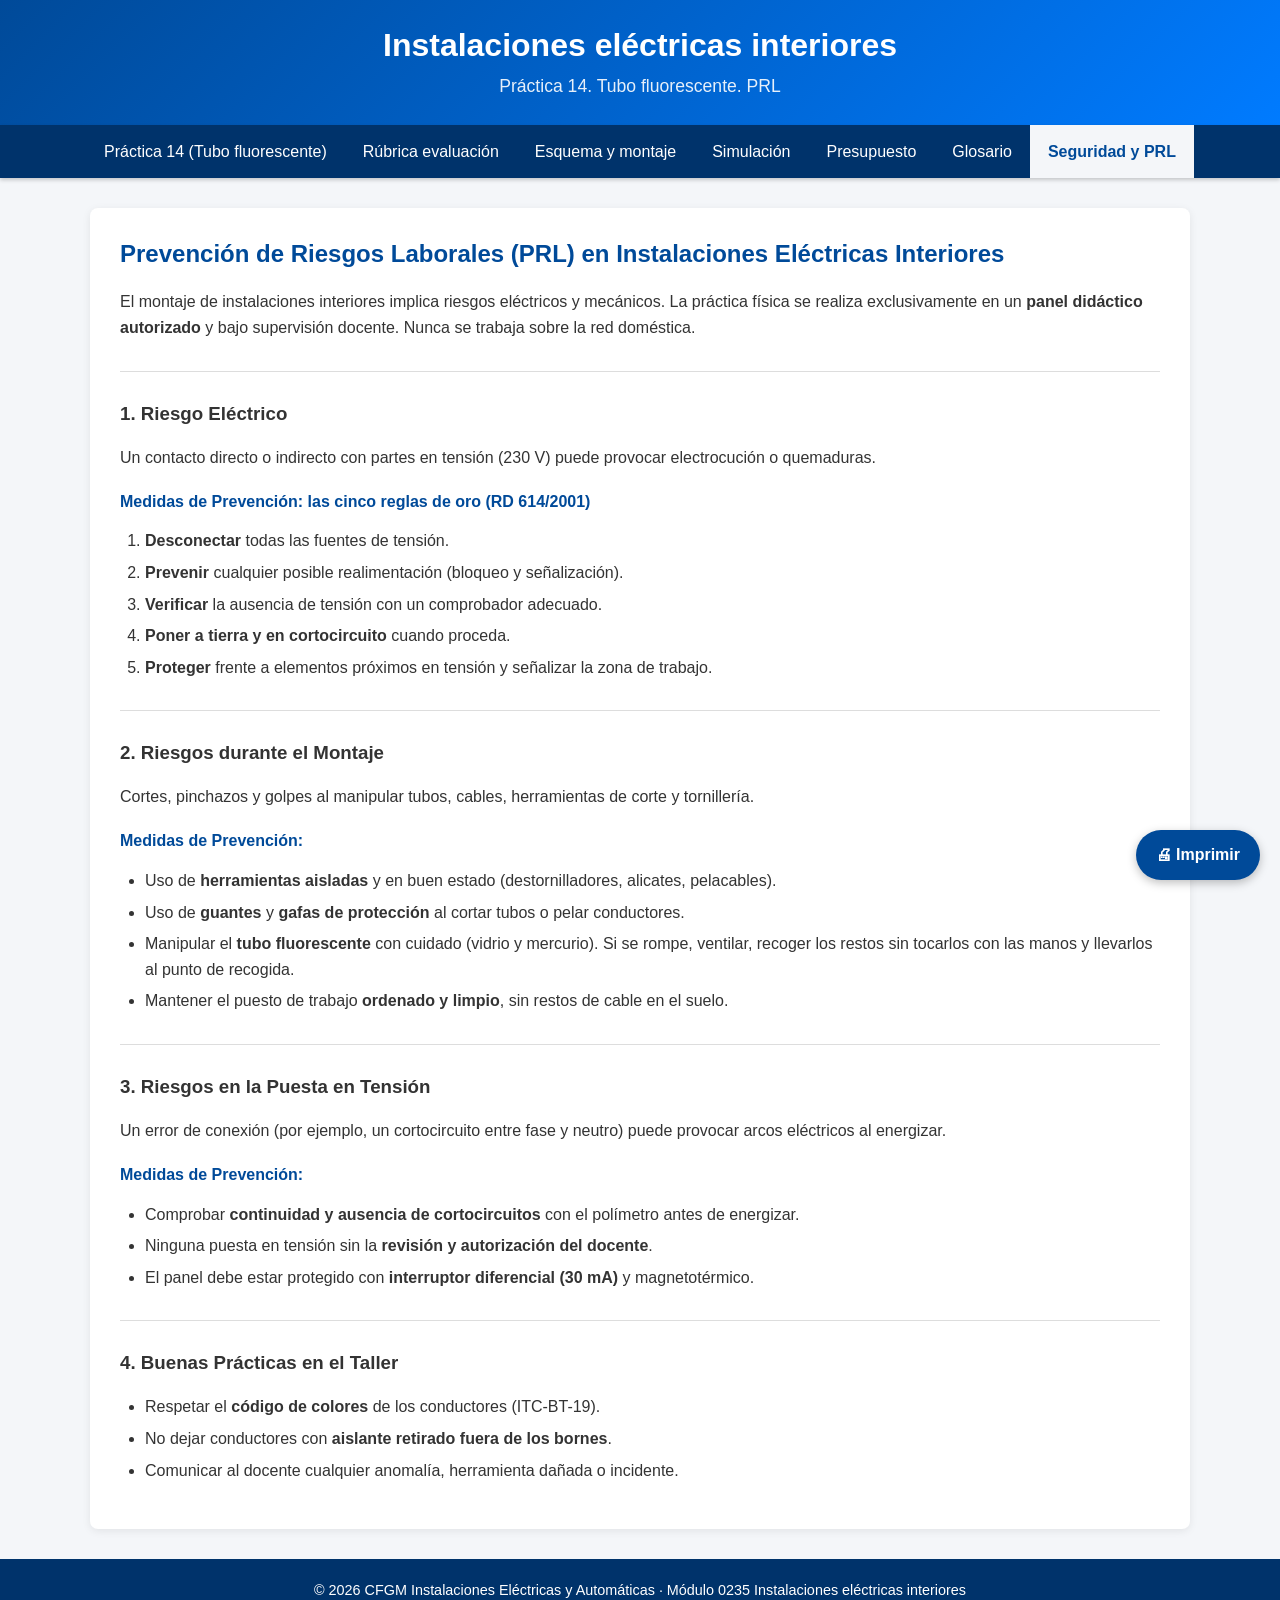
<file: prl.html>
<!DOCTYPE html>
<html lang="es">
<head>
    <meta charset="UTF-8">
    <meta name="viewport" content="width=device-width, initial-scale=1.0">
    <title>Prevención de Riesgos Laborales en Instalaciones Interiores</title>
    <link rel="stylesheet" href="css/estilos.css">
</head>
<body>

    <header>
        <h1>Instalaciones eléctricas interiores</h1>
        <p>Práctica 14. Tubo fluorescente. PRL</p>
    </header>

    <nav>
        <ul>
            <li><a href="index.html">Práctica 14 (Tubo fluorescente)</a></li>
            <li><a href="rubrica_14.html">Rúbrica evaluación</a></li>
            <li><a href="esquema_14.html">Esquema y montaje</a></li>
            <li><a href="simulacion_14.html">Simulación</a></li>
            <li><a href="presupuesto.html">Presupuesto</a></li>
            <li><a href="glosario.html">Glosario</a></li>
            <li class="active"><a href="prl.html">Seguridad y PRL</a></li>
        </ul>
    </nav>

    <div class="container">

        <h2>Prevención de Riesgos Laborales (PRL) en Instalaciones Eléctricas Interiores</h2>
        <p>El montaje de instalaciones interiores implica riesgos eléctricos y mecánicos. La práctica física se realiza exclusivamente en un <strong>panel didáctico autorizado</strong> y bajo supervisión docente. Nunca se trabaja sobre la red doméstica.</p>
        <hr>

        <h3>1. Riesgo Eléctrico</h3>
        <p>Un contacto directo o indirecto con partes en tensión (230 V) puede provocar electrocución o quemaduras.</p>
        <h4>Medidas de Prevención: las cinco reglas de oro (RD 614/2001)</h4>
        <ol>
            <li><strong>Desconectar</strong> todas las fuentes de tensión.</li>
            <li><strong>Prevenir</strong> cualquier posible realimentación (bloqueo y señalización).</li>
            <li><strong>Verificar</strong> la ausencia de tensión con un comprobador adecuado.</li>
            <li><strong>Poner a tierra y en cortocircuito</strong> cuando proceda.</li>
            <li><strong>Proteger</strong> frente a elementos próximos en tensión y señalizar la zona de trabajo.</li>
        </ol>
        <hr>

        <h3>2. Riesgos durante el Montaje</h3>
        <p>Cortes, pinchazos y golpes al manipular tubos, cables, herramientas de corte y tornillería.</p>
        <h4>Medidas de Prevención:</h4>
        <ul>
            <li>Uso de <strong>herramientas aisladas</strong> y en buen estado (destornilladores, alicates, pelacables).</li>
            <li>Uso de <strong>guantes</strong> y <strong>gafas de protección</strong> al cortar tubos o pelar conductores.</li>
            <li>Manipular el <strong>tubo fluorescente</strong> con cuidado (vidrio y mercurio). Si se rompe, ventilar, recoger los restos sin tocarlos con las manos y llevarlos al punto de recogida.</li>
            <li>Mantener el puesto de trabajo <strong>ordenado y limpio</strong>, sin restos de cable en el suelo.</li>
        </ul>
        <hr>

        <h3>3. Riesgos en la Puesta en Tensión</h3>
        <p>Un error de conexión (por ejemplo, un cortocircuito entre fase y neutro) puede provocar arcos eléctricos al energizar.</p>
        <h4>Medidas de Prevención:</h4>
        <ul>
            <li>Comprobar <strong>continuidad y ausencia de cortocircuitos</strong> con el polímetro antes de energizar.</li>
            <li>Ninguna puesta en tensión sin la <strong>revisión y autorización del docente</strong>.</li>
            <li>El panel debe estar protegido con <strong>interruptor diferencial (30 mA)</strong> y magnetotérmico.</li>
        </ul>
        <hr>

        <h3>4. Buenas Prácticas en el Taller</h3>
        <ul>
            <li>Respetar el <strong>código de colores</strong> de los conductores (ITC-BT-19).</li>
            <li>No dejar conductores con <strong>aislante retirado fuera de los bornes</strong>.</li>
            <li>Comunicar al docente cualquier anomalía, herramienta dañada o incidente.</li>
        </ul>

    </div>

    <footer>
        <p>&copy; 2026 CFGM Instalaciones Eléctricas y Automáticas · Módulo 0235 Instalaciones eléctricas interiores</p>
    </footer>

    <button type="button" class="btn-imprimir" onclick="window.print()" aria-label="Imprimir esta página">&#128424; Imprimir</button>
</body>
</html>
</file>
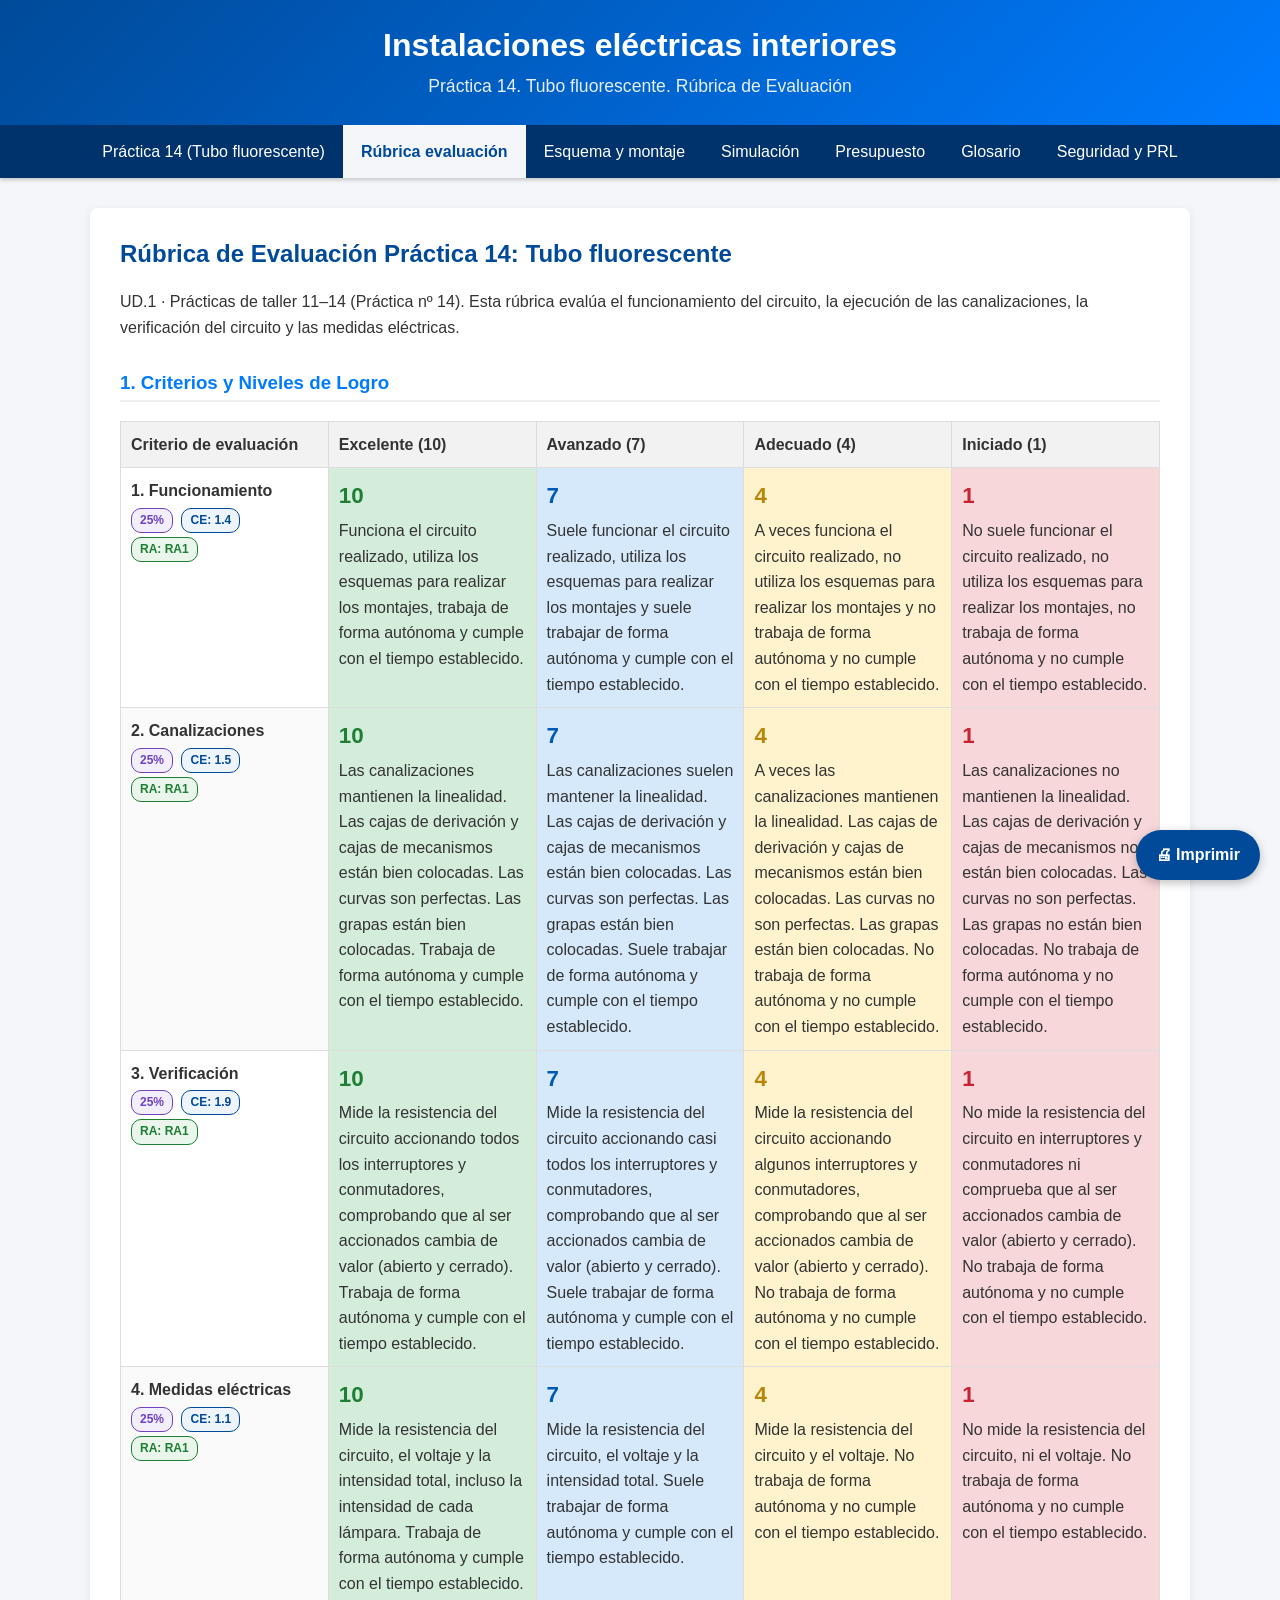
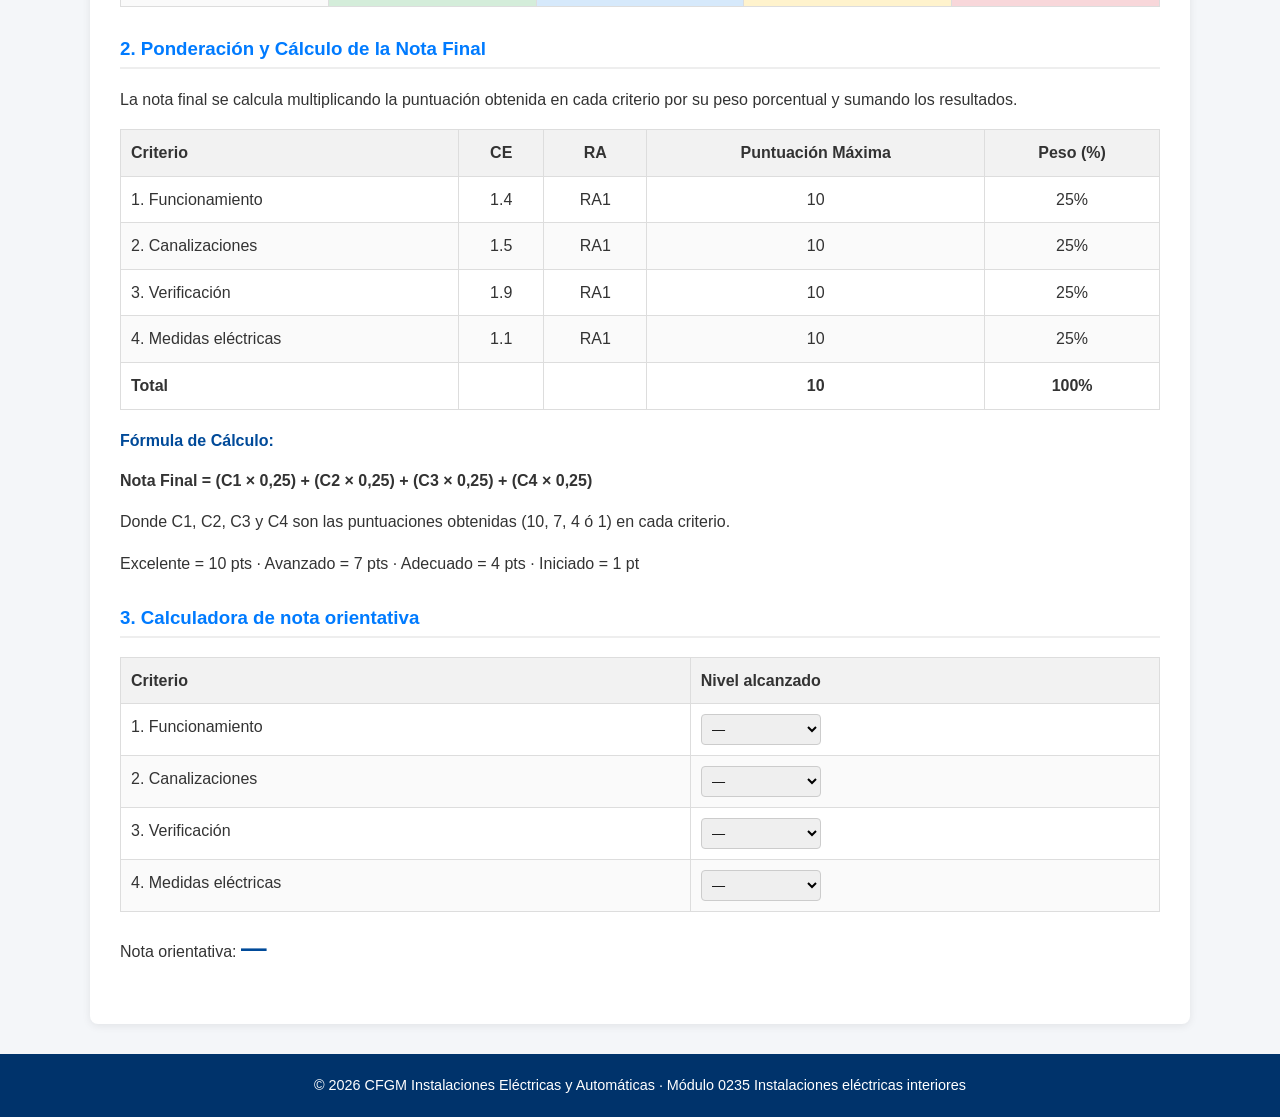
<file: rubrica_14.html>
<!DOCTYPE html>
<html lang="es">
<head>
    <meta charset="UTF-8">
    <meta name="viewport" content="width=device-width, initial-scale=1.0">
    <title>Rúbrica de Evaluación Práctica 14 (Tubo fluorescente)</title>
    <link rel="stylesheet" href="css/estilos.css">
    <style>
        .level-4 { background-color: #d4edda; }
        .level-3 { background-color: #d6e9fb; }
        .level-2 { background-color: #fff3cd; }
        .level-1 { background-color: #f8d7da; }
        .rubric-table th, .rubric-table td { width: 20%; }
        .etiqueta { display: inline-block; font-size: 0.75em; font-weight: bold; padding: 2px 8px; margin: 4px 4px 0 0; border-radius: 10px; border: 1px solid; }
        .etiqueta-peso { color: #6f42c1; border-color: #6f42c1; background: #f3eefc; }
        .etiqueta-ce   { color: #004a99; border-color: #004a99; background: #eef4fb; }
        .etiqueta-ra   { color: #1e7e34; border-color: #1e7e34; background: #eaf6ec; }
        .puntos { display: block; font-size: 1.4em; font-weight: bold; margin-bottom: 4px; }
        .level-4 .puntos { color: #1e7e34; }
        .level-3 .puntos { color: #0059b3; }
        .level-2 .puntos { color: #b8860b; }
        .level-1 .puntos { color: #c82333; }
        .weight-table th:nth-child(n+2), .weight-table td:nth-child(n+2) { text-align: center; }
        .calc select { padding: 6px; border-radius: 4px; border: 1px solid #ccc; }
        .nota { font-size: 1.6em; font-weight: bold; color: #004a99; }
    </style>
</head>
<body>

    <header>
        <h1>Instalaciones eléctricas interiores</h1>
        <p>Práctica 14. Tubo fluorescente. Rúbrica de Evaluación</p>
    </header>

    <nav>
        <ul>
            <li><a href="index.html">Práctica 14 (Tubo fluorescente)</a></li>
            <li class="active"><a href="rubrica_14.html">Rúbrica evaluación</a></li>
            <li><a href="esquema_14.html">Esquema y montaje</a></li>
            <li><a href="simulacion_14.html">Simulación</a></li>
            <li><a href="presupuesto.html">Presupuesto</a></li>
            <li><a href="glosario.html">Glosario</a></li>
            <li><a href="prl.html">Seguridad y PRL</a></li>
        </ul>
    </nav>

    <div class="container">

        <h2>Rúbrica de Evaluación Práctica 14: Tubo fluorescente</h2>
        <p>UD.1 · Prácticas de taller 11–14 (Práctica nº 14). Esta rúbrica evalúa el funcionamiento del circuito, la ejecución de las canalizaciones, la verificación del circuito y las medidas eléctricas.</p>

        <div class="section">
            <h3 class="section-header">1. Criterios y Niveles de Logro</h3>
            <table class="rubric-table">
                <thead>
                    <tr><th>Criterio de evaluación</th><th>Excelente (10)</th><th>Avanzado (7)</th><th>Adecuado (4)</th><th>Iniciado (1)</th></tr>
                </thead>
                <tbody>
                    <tr>
                        <td>
                            <strong>1. Funcionamiento</strong><br>
                            <span class="etiqueta etiqueta-peso">25%</span>
                            <span class="etiqueta etiqueta-ce">CE: 1.4</span>
                            <span class="etiqueta etiqueta-ra">RA: RA1</span>
                        </td>
                        <td class="level-4"><span class="puntos">10</span>Funciona el circuito realizado, utiliza los esquemas para realizar los montajes, trabaja de forma autónoma y cumple con el tiempo establecido.</td>
                        <td class="level-3"><span class="puntos">7</span>Suele funcionar el circuito realizado, utiliza los esquemas para realizar los montajes y suele trabajar de forma autónoma y cumple con el tiempo establecido.</td>
                        <td class="level-2"><span class="puntos">4</span>A veces funciona el circuito realizado, no utiliza los esquemas para realizar los montajes y no trabaja de forma autónoma y no cumple con el tiempo establecido.</td>
                        <td class="level-1"><span class="puntos">1</span>No suele funcionar el circuito realizado, no utiliza los esquemas para realizar los montajes, no trabaja de forma autónoma y no cumple con el tiempo establecido.</td>
                    </tr>
                    <tr>
                        <td>
                            <strong>2. Canalizaciones</strong><br>
                            <span class="etiqueta etiqueta-peso">25%</span>
                            <span class="etiqueta etiqueta-ce">CE: 1.5</span>
                            <span class="etiqueta etiqueta-ra">RA: RA1</span>
                        </td>
                        <td class="level-4"><span class="puntos">10</span>Las canalizaciones mantienen la linealidad. Las cajas de derivación y cajas de mecanismos están bien colocadas. Las curvas son perfectas. Las grapas están bien colocadas. Trabaja de forma autónoma y cumple con el tiempo establecido.</td>
                        <td class="level-3"><span class="puntos">7</span>Las canalizaciones suelen mantener la linealidad. Las cajas de derivación y cajas de mecanismos están bien colocadas. Las curvas son perfectas. Las grapas están bien colocadas. Suele trabajar de forma autónoma y cumple con el tiempo establecido.</td>
                        <td class="level-2"><span class="puntos">4</span>A veces las canalizaciones mantienen la linealidad. Las cajas de derivación y cajas de mecanismos están bien colocadas. Las curvas no son perfectas. Las grapas están bien colocadas. No trabaja de forma autónoma y no cumple con el tiempo establecido.</td>
                        <td class="level-1"><span class="puntos">1</span>Las canalizaciones no mantienen la linealidad. Las cajas de derivación y cajas de mecanismos no están bien colocadas. Las curvas no son perfectas. Las grapas no están bien colocadas. No trabaja de forma autónoma y no cumple con el tiempo establecido.</td>
                    </tr>
                    <tr>
                        <td>
                            <strong>3. Verificación</strong><br>
                            <span class="etiqueta etiqueta-peso">25%</span>
                            <span class="etiqueta etiqueta-ce">CE: 1.9</span>
                            <span class="etiqueta etiqueta-ra">RA: RA1</span>
                        </td>
                        <td class="level-4"><span class="puntos">10</span>Mide la resistencia del circuito accionando todos los interruptores y conmutadores, comprobando que al ser accionados cambia de valor (abierto y cerrado). Trabaja de forma autónoma y cumple con el tiempo establecido.</td>
                        <td class="level-3"><span class="puntos">7</span>Mide la resistencia del circuito accionando casi todos los interruptores y conmutadores, comprobando que al ser accionados cambia de valor (abierto y cerrado). Suele trabajar de forma autónoma y cumple con el tiempo establecido.</td>
                        <td class="level-2"><span class="puntos">4</span>Mide la resistencia del circuito accionando algunos interruptores y conmutadores, comprobando que al ser accionados cambia de valor (abierto y cerrado). No trabaja de forma autónoma y no cumple con el tiempo establecido.</td>
                        <td class="level-1"><span class="puntos">1</span>No mide la resistencia del circuito en interruptores y conmutadores ni comprueba que al ser accionados cambia de valor (abierto y cerrado). No trabaja de forma autónoma y no cumple con el tiempo establecido.</td>
                    </tr>
                    <tr>
                        <td>
                            <strong>4. Medidas eléctricas</strong><br>
                            <span class="etiqueta etiqueta-peso">25%</span>
                            <span class="etiqueta etiqueta-ce">CE: 1.1</span>
                            <span class="etiqueta etiqueta-ra">RA: RA1</span>
                        </td>
                        <td class="level-4"><span class="puntos">10</span>Mide la resistencia del circuito, el voltaje y la intensidad total, incluso la intensidad de cada lámpara. Trabaja de forma autónoma y cumple con el tiempo establecido.</td>
                        <td class="level-3"><span class="puntos">7</span>Mide la resistencia del circuito, el voltaje y la intensidad total. Suele trabajar de forma autónoma y cumple con el tiempo establecido.</td>
                        <td class="level-2"><span class="puntos">4</span>Mide la resistencia del circuito y el voltaje. No trabaja de forma autónoma y no cumple con el tiempo establecido.</td>
                        <td class="level-1"><span class="puntos">1</span>No mide la resistencia del circuito, ni el voltaje. No trabaja de forma autónoma y no cumple con el tiempo establecido.</td>
                    </tr>
                </tbody>
            </table>
        </div>

        <div class="section">
            <h3 class="section-header">2. Ponderación y Cálculo de la Nota Final</h3>
            <p>La nota final se calcula multiplicando la puntuación obtenida en cada criterio por su peso porcentual y sumando los resultados.</p>
            <table class="weight-table">
                <thead><tr><th>Criterio</th><th>CE</th><th>RA</th><th>Puntuación Máxima</th><th>Peso (%)</th></tr></thead>
                <tbody>
                    <tr><td>1. Funcionamiento</td><td>1.4</td><td>RA1</td><td>10</td><td>25%</td></tr>
                    <tr><td>2. Canalizaciones</td><td>1.5</td><td>RA1</td><td>10</td><td>25%</td></tr>
                    <tr><td>3. Verificación</td><td>1.9</td><td>RA1</td><td>10</td><td>25%</td></tr>
                    <tr><td>4. Medidas eléctricas</td><td>1.1</td><td>RA1</td><td>10</td><td>25%</td></tr>
                    <tr style="font-weight: bold;"><td>Total</td><td></td><td></td><td>10</td><td>100%</td></tr>
                </tbody>
            </table>
            <h4>Fórmula de Cálculo:</h4>
            <p><strong>Nota Final = (C1 × 0,25) + (C2 × 0,25) + (C3 × 0,25) + (C4 × 0,25)</strong></p>
            <p>Donde C1, C2, C3 y C4 son las puntuaciones obtenidas (10, 7, 4 ó 1) en cada criterio.</p>
            <p>Excelente = 10 pts · Avanzado = 7 pts · Adecuado = 4 pts · Iniciado = 1 pt</p>
        </div>

        <div class="section calc">
            <h3 class="section-header">3. Calculadora de nota orientativa</h3>
            <table>
                <thead><tr><th>Criterio</th><th>Nivel alcanzado</th></tr></thead>
                <tbody>
                    <tr><td>1. Funcionamiento</td><td><select data-c>
                        <option value="">—</option><option value="10">Excelente (10)</option><option value="7">Avanzado (7)</option><option value="4">Adecuado (4)</option><option value="1">Iniciado (1)</option>
                    </select></td></tr>
                    <tr><td>2. Canalizaciones</td><td><select data-c>
                        <option value="">—</option><option value="10">Excelente (10)</option><option value="7">Avanzado (7)</option><option value="4">Adecuado (4)</option><option value="1">Iniciado (1)</option>
                    </select></td></tr>
                    <tr><td>3. Verificación</td><td><select data-c>
                        <option value="">—</option><option value="10">Excelente (10)</option><option value="7">Avanzado (7)</option><option value="4">Adecuado (4)</option><option value="1">Iniciado (1)</option>
                    </select></td></tr>
                    <tr><td>4. Medidas eléctricas</td><td><select data-c>
                        <option value="">—</option><option value="10">Excelente (10)</option><option value="7">Avanzado (7)</option><option value="4">Adecuado (4)</option><option value="1">Iniciado (1)</option>
                    </select></td></tr>
                </tbody>
            </table>
            <p>Nota orientativa: <span id="nota" class="nota">—</span></p>
        </div>

    </div>

    <footer>
        <p>&copy; 2026 CFGM Instalaciones Eléctricas y Automáticas · Módulo 0235 Instalaciones eléctricas interiores</p>
    </footer>
<script>
document.querySelectorAll('select[data-c]').forEach(function(s){
  s.addEventListener('change', function(){
    var sel = document.querySelectorAll('select[data-c]'), suma = 0, n = 0;
    sel.forEach(function(x){ if (x.value !== '') { suma += Number(x.value) * 0.25; n++; } });
    document.getElementById('nota').textContent = n ? suma.toFixed(2).replace('.', ',') + ' / 10' + (n < sel.length ? ' (' + n + ' de ' + sel.length + ' criterios)' : '') : '—';
  });
});
</script>
    <button type="button" class="btn-imprimir" onclick="window.print()" aria-label="Imprimir esta página">&#128424; Imprimir</button>
</body>
</html>
</file>
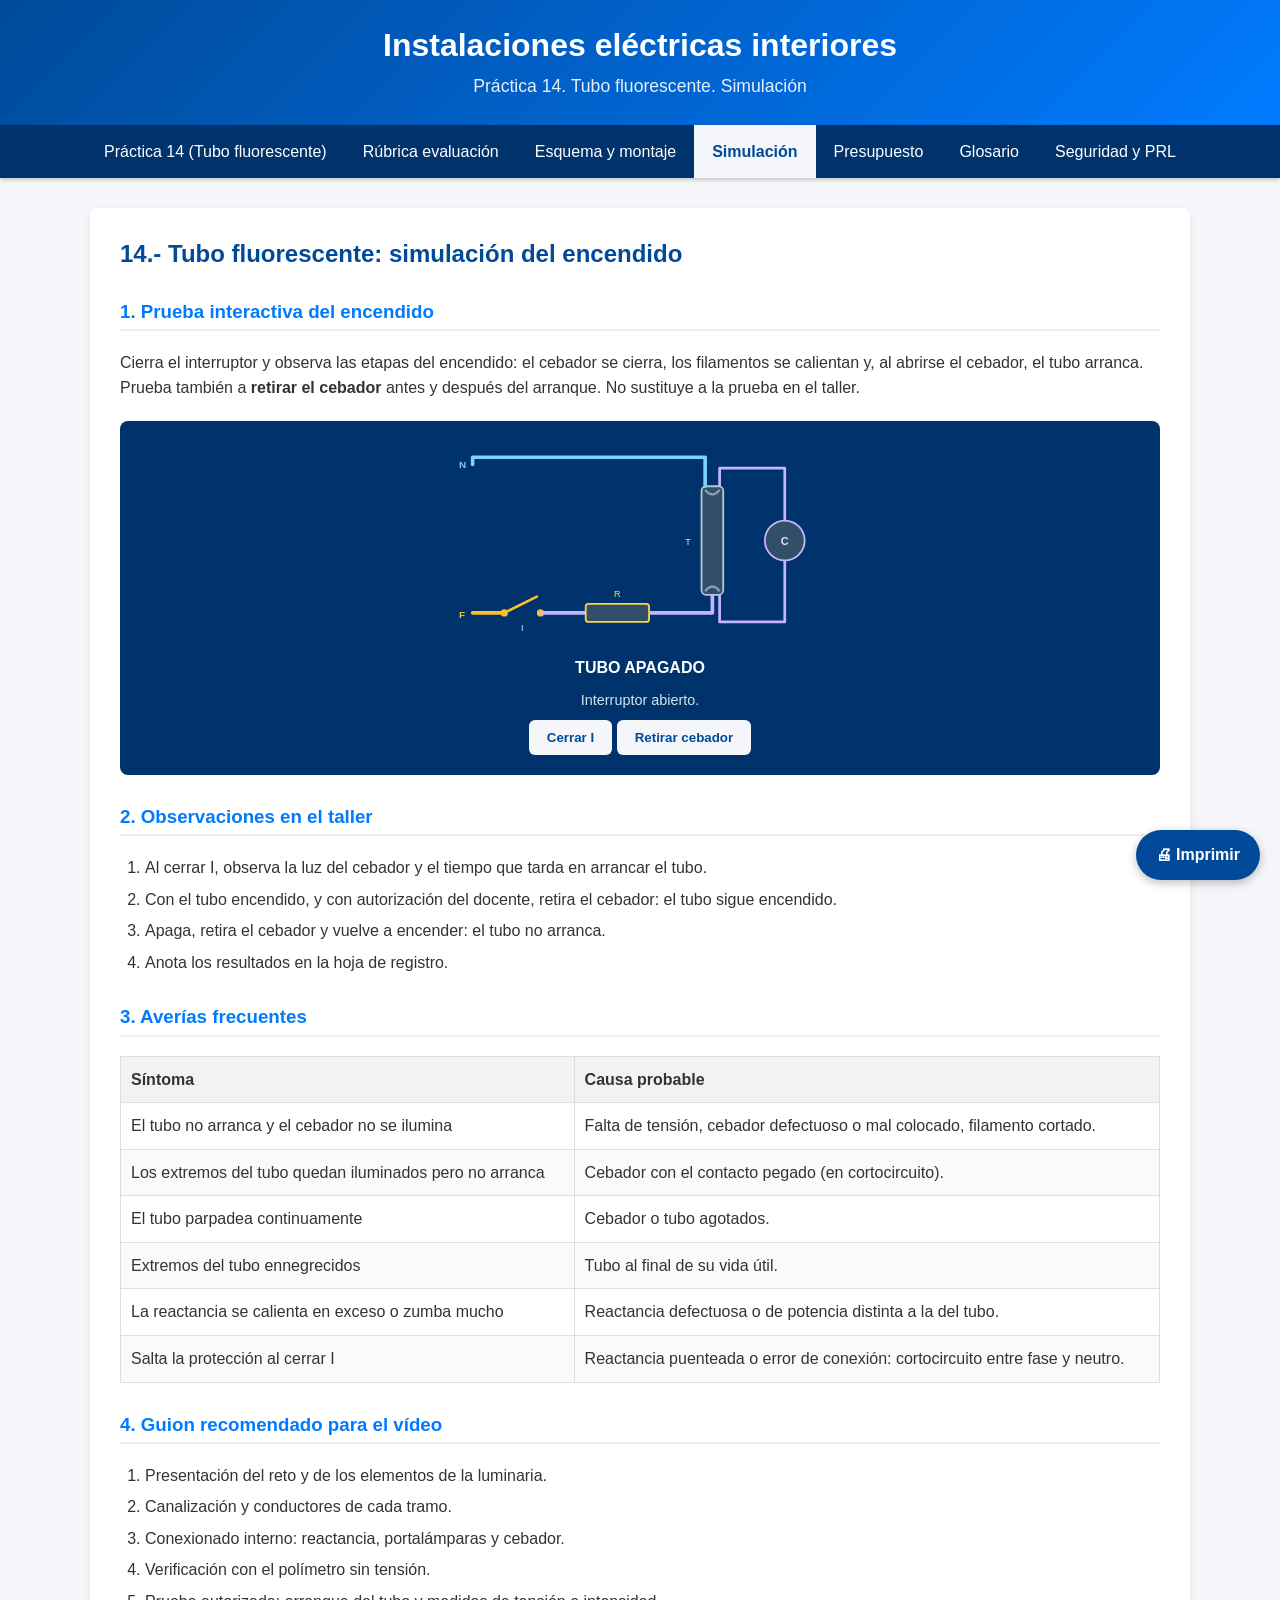
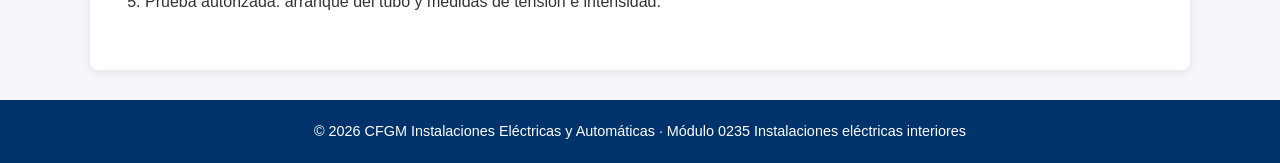
<file: simulacion_14.html>
<!DOCTYPE html>
<html lang="es">
<head>
    <meta charset="UTF-8">
    <meta name="viewport" content="width=device-width, initial-scale=1.0">
    <title>Práctica 14. Tubo fluorescente. Simulación</title>
    <link rel="stylesheet" href="css/estilos.css">
</head>
<body>

    <header>
        <h1>Instalaciones eléctricas interiores</h1>
        <p>Práctica 14. Tubo fluorescente. Simulación</p>
    </header>

    <nav>
        <ul>
            <li><a href="index.html">Práctica 14 (Tubo fluorescente)</a></li>
            <li><a href="rubrica_14.html">Rúbrica evaluación</a></li>
            <li><a href="esquema_14.html">Esquema y montaje</a></li>
            <li class="active"><a href="simulacion_14.html">Simulación</a></li>
            <li><a href="presupuesto.html">Presupuesto</a></li>
            <li><a href="glosario.html">Glosario</a></li>
            <li><a href="prl.html">Seguridad y PRL</a></li>
        </ul>
    </nav>

    <div class="container">

        <h2>14.- Tubo fluorescente: simulación del encendido</h2>

        <div class="section">
            <h3 class="section-header">1. Prueba interactiva del encendido</h3>
            <p>Cierra el interruptor y observa las etapas del encendido: el cebador se cierra, los filamentos se calientan y, al abrirse el cebador, el tubo arranca. Prueba también a <strong>retirar el cebador</strong> antes y después del arranque. No sustituye a la prueba en el taller.</p>
            <div class="simboard">
                <svg viewBox="0 0 420 220" role="img" aria-label="Modelo interactivo del encendido de un tubo fluorescente">
                    <text x="10" y="196" fill="#fbbf24" font-size="11" font-weight="bold">F</text>
                    <text x="10" y="30" fill="#7dd3fc" font-size="11" font-weight="bold">N</text>
                    <path d="M25 190 H60" stroke="#fbbf24" stroke-width="4" fill="none" stroke-linecap="round"/>
                    <circle cx="60" cy="190" r="4" fill="#fbbf24"/><circle cx="100" cy="190" r="4" fill="#fbbf24"/>
                    <path id="wI" d="M60 190 L96 172" stroke="#fbbf24" stroke-width="3" fill="none" stroke-linecap="round"/>
                    <text x="80" y="210" text-anchor="middle" fill="#e2e8f0" font-size="10">I</text>
                    <path id="w1" d="M100 190 H150" stroke="#c4b5fd" stroke-width="4" fill="none"/>
                    <rect id="reac" x="150" y="180" width="70" height="20" rx="3" fill="#334e68" stroke="#fcd34d" stroke-width="2"/>
                    <text x="185" y="172" text-anchor="middle" fill="#fcd34d" font-size="10">R</text>
                    <path id="w2" d="M220 190 H290 V170" stroke="#c4b5fd" stroke-width="4" fill="none" stroke-linejoin="round"/>
                    <rect id="tubo" x="278" y="50" width="24" height="120" rx="5" fill="#334e68" stroke="#b3c7d5" stroke-width="2"/>
                    <path id="f1" d="M282 166 q8 -10 16 0" fill="none" stroke="#8ba4b5" stroke-width="2.5"/>
                    <path id="f2" d="M282 54 q8 10 16 0" fill="none" stroke="#8ba4b5" stroke-width="2.5"/>
                    <text x="266" y="115" text-anchor="end" fill="#e2e8f0" font-size="10">T</text>
                    <path id="c1" d="M298 170 V200 H370 V132" stroke="#c4b5fd" stroke-width="3" fill="none" stroke-linejoin="round"/>
                    <path id="c2" d="M298 50 V30 H370 V88" stroke="#c4b5fd" stroke-width="3" fill="none" stroke-linejoin="round"/>
                    <g id="ceb"><circle id="cebc" cx="370" cy="110" r="22" fill="#334e68" stroke="#c4b5fd" stroke-width="2"/>
                    <text x="370" y="115" text-anchor="middle" fill="#e2e8f0" font-size="12" font-weight="700">C</text></g>
                    <path d="M282 50 V18 H25 V26" stroke="#7dd3fc" stroke-width="4" fill="none" stroke-linecap="round" stroke-linejoin="round"/>
                </svg>
                <div id="simstate" style="font-weight:bold;margin:8px"></div>
                <div id="simdet" style="font-size:0.9em;margin-bottom:8px;color:#d1e5ef;min-height:1.2em"></div>
                <button id="bI">Cerrar I</button>
                <button id="bC">Retirar cebador</button>
            </div>
        </div>

        <div class="section">
            <h3 class="section-header">2. Observaciones en el taller</h3>
            <ol>
                <li>Al cerrar I, observa la luz del cebador y el tiempo que tarda en arrancar el tubo.</li>
                <li>Con el tubo encendido, y con autorización del docente, retira el cebador: el tubo sigue encendido.</li>
                <li>Apaga, retira el cebador y vuelve a encender: el tubo no arranca.</li>
                <li>Anota los resultados en la hoja de registro.</li>
            </ol>
        </div>

        <div class="section">
            <h3 class="section-header">3. Averías frecuentes</h3>
            <table>
                <thead><tr><th>Síntoma</th><th>Causa probable</th></tr></thead>
                <tbody>
                    <tr><td>El tubo no arranca y el cebador no se ilumina</td><td>Falta de tensión, cebador defectuoso o mal colocado, filamento cortado.</td></tr>
                    <tr><td>Los extremos del tubo quedan iluminados pero no arranca</td><td>Cebador con el contacto pegado (en cortocircuito).</td></tr>
                    <tr><td>El tubo parpadea continuamente</td><td>Cebador o tubo agotados.</td></tr>
                    <tr><td>Extremos del tubo ennegrecidos</td><td>Tubo al final de su vida útil.</td></tr>
                    <tr><td>La reactancia se calienta en exceso o zumba mucho</td><td>Reactancia defectuosa o de potencia distinta a la del tubo.</td></tr>
                    <tr><td>Salta la protección al cerrar I</td><td>Reactancia puenteada o error de conexión: cortocircuito entre fase y neutro.</td></tr>
                </tbody>
            </table>
        </div>

        <div class="section">
            <h3 class="section-header">4. Guion recomendado para el vídeo</h3>
            <ol>
                <li>Presentación del reto y de los elementos de la luminaria.</li>
                <li>Canalización y conductores de cada tramo.</li>
                <li>Conexionado interno: reactancia, portalámparas y cebador.</li>
                <li>Verificación con el polímetro sin tensión.</li>
                <li>Prueba autorizada: arranque del tubo y medidas de tensión e intensidad.</li>
            </ol>
        </div>

    </div>

    <footer>
        <p>&copy; 2026 CFGM Instalaciones Eléctricas y Automáticas · Módulo 0235 Instalaciones eléctricas interiores</p>
    </footer>
<script>
var iOn = false, ceb = true, estado = 'apagado', t1 = null;
var Y = '#fbbf24', V = '#c4b5fd';
function set(id, attr, val){ document.getElementById(id).setAttribute(attr, val); }
function draw(){
  var corriente = iOn && (estado === 'precalentando' || estado === 'encendido');
  set('wI', 'd', iOn ? 'M60 190 L100 190' : 'M60 190 L96 172');
  ['w1', 'w2'].forEach(function(id){ set(id, 'stroke', corriente ? Y : V); });
  set('reac', 'fill', corriente ? '#78350f' : '#334e68');
  var pre = estado === 'precalentando';
  ['c1', 'c2'].forEach(function(id){ set(id, 'stroke', pre ? Y : V); });
  set('f1', 'stroke', pre || estado === 'encendido' ? '#fb923c' : '#8ba4b5');
  set('f2', 'stroke', pre || estado === 'encendido' ? '#fb923c' : '#8ba4b5');
  set('tubo', 'fill', estado === 'encendido' ? '#f0f9ff' : (pre ? '#475569' : '#334e68'));
  set('cebc', 'fill', pre ? '#f9a8d4' : '#334e68');
  document.getElementById('ceb').style.opacity = ceb ? 1 : 0.15;
  var txt = { apagado: 'TUBO APAGADO', precalentando: 'CEBADOR CERRADO · PRECALENTANDO FILAMENTOS', encendido: 'TUBO ENCENDIDO', noarranca: 'EL TUBO NO ARRANCA' }[estado];
  var det = { apagado: iOn ? '' : 'Interruptor abierto.',
              precalentando: 'Circula corriente por la reactancia, los filamentos y el cebador.',
              encendido: 'La reactancia limita la corriente; el cebador ya no interviene' + (ceb ? '.' : ' (puede retirarse sin que se apague el tubo).'),
              noarranca: 'Sin cebador no se precalientan los filamentos ni se produce la sobretensión de arranque.' }[estado];
  document.getElementById('simstate').textContent = txt;
  document.getElementById('simdet').textContent = det;
  var bI = document.getElementById('bI'); bI.textContent = iOn ? 'Abrir I' : 'Cerrar I'; bI.classList.toggle('on', iOn);
  document.getElementById('bC').textContent = ceb ? 'Retirar cebador' : 'Colocar cebador';
}
function arrancar(){
  clearTimeout(t1);
  if (!iOn) { estado = 'apagado'; draw(); return; }
  if (!ceb) { estado = 'noarranca'; draw(); return; }
  estado = 'precalentando'; draw();
  t1 = setTimeout(function(){ if (iOn && ceb && estado === 'precalentando') { estado = 'encendido'; draw(); } }, 1800);
}
document.getElementById('bI').addEventListener('click', function(){ iOn = !iOn; arrancar(); });
document.getElementById('bC').addEventListener('click', function(){
  ceb = !ceb;
  if (estado === 'encendido') { draw(); return; }      // con el tubo encendido, el cebador no influye
  arrancar();
});
draw();
</script>
    <button type="button" class="btn-imprimir" onclick="window.print()" aria-label="Imprimir esta página">&#128424; Imprimir</button>
</body>
</html>
</file>
<file: css/estilos.css>
/* =========================================================
   Instalaciones eléctricas interiores - Hoja de estilos común (Práctica 9)
   ========================================================= */

/* ---------- Base ---------- */
* {
    box-sizing: border-box;
}

body {
    margin: 0;
    font-family: "Segoe UI", Roboto, Arial, sans-serif;
    font-size: 16px;
    line-height: 1.6;
    color: #333;
    background-color: #f4f6f9;
}

h1, h2, h3, h4 {
    line-height: 1.3;
}

h2 {
    color: #004a99;
    margin-top: 0;
}

h4 {
    color: #004a99;
    margin-bottom: 5px;
}

a {
    color: #007bff;
}

hr {
    border: none;
    border-top: 1px solid #ddd;
    margin: 30px 0;
}

img {
    max-width: 100%;
    height: auto;
}

/* ---------- Cabecera ---------- */
header {
    background: linear-gradient(135deg, #004a99, #007bff);
    color: #fff;
    text-align: center;
    padding: 25px 15px;
}

header h1 {
    margin: 0 0 5px 0;
    font-size: 2em;
}

header p {
    margin: 0;
    font-size: 1.1em;
    opacity: 0.9;
}

/* ---------- Menú de navegación ---------- */
nav {
    background-color: #00336b;
    box-shadow: 0 2px 4px rgba(0, 0, 0, 0.2);
    position: sticky;
    top: 0;
    z-index: 100;
}

nav ul {
    list-style: none;
    margin: 0;
    padding: 0;
    display: flex;
    flex-wrap: wrap;
    justify-content: center;
}

nav li a {
    display: block;
    padding: 14px 18px;
    color: #fff;
    text-decoration: none;
    font-weight: 500;
    transition: background-color 0.2s;
}

nav li a:hover {
    background-color: #0059b3;
}

nav li.active a {
    background-color: #f4f6f9;
    color: #004a99;
    font-weight: bold;
}

/* ---------- Contenedor principal ---------- */
.container {
    max-width: 1100px;
    margin: 30px auto;
    padding: 30px;
    background-color: #fff;
    border-radius: 8px;
    box-shadow: 0 2px 8px rgba(0, 0, 0, 0.08);
}

.section {
    margin-bottom: 25px;
}

.section-header {
    color: #007bff;
    border-bottom: 2px solid #eee;
    padding-bottom: 5px;
    margin-top: 30px;
}

/* ---------- Listas ---------- */
.container ul,
.container ol {
    padding-left: 25px;
}

.container li {
    margin-bottom: 6px;
}

ul.list-indented {
    padding-left: 20px;
}

/* ---------- Tablas ---------- */
table {
    width: 100%;
    border-collapse: collapse;
    margin-top: 15px;
}

table, th, td {
    border: 1px solid #ddd;
}

th, td {
    padding: 10px;
    text-align: left;
    vertical-align: top;
}

th {
    background-color: #f2f2f2;
}

tbody tr:nth-child(even) {
    background-color: #fafafa;
}

/* ---------- Imagen del esquema ---------- */
.automata-image {
    text-align: center;
    margin: 20px 0;
}

.automata-image img {
    border: 1px solid #ccc;
    border-radius: 6px;
    box-shadow: 0 2px 6px rgba(0, 0, 0, 0.15);
    transition: opacity 0.3s;
}

.automata-image img:hover {
    opacity: 0.8;
}

/* ---------- Ventana modal (ampliar imagen) ---------- */
.modal {
    display: none;
    position: fixed;
    z-index: 1000;
    left: 0;
    top: 0;
    width: 100%;
    height: 100%;
    padding-top: 60px;
    overflow: auto;
    background-color: rgba(0, 0, 0, 0.9);
}

.modal-content {
    display: block;
    margin: auto;
    max-width: 90%;
    max-height: 80vh;
    animation: zoom 0.3s;
}

#caption {
    margin: 15px auto;
    width: 80%;
    text-align: center;
    color: #ccc;
}

.close {
    position: absolute;
    top: 15px;
    right: 35px;
    color: #f1f1f1;
    font-size: 40px;
    font-weight: bold;
    cursor: pointer;
    transition: color 0.2s;
}

.close:hover,
.close:focus {
    color: #bbb;
}

@keyframes zoom {
    from { transform: scale(0.5); }
    to   { transform: scale(1); }
}

/* ---------- Glosario ---------- */
.glosario-list dt {
    margin-top: 18px;
    color: #004a99;
    font-size: 1.05em;
}

.glosario-list dd {
    margin: 5px 0 0 0;
    padding: 8px 12px;
    background-color: #f8f9fa;
    border-left: 4px solid #007bff;
    border-radius: 0 4px 4px 0;
}

/* ---------- Pie de página ---------- */
footer {
    text-align: center;
    padding: 20px;
    color: #fff;
    background-color: #00336b;
    font-size: 0.9em;
}

footer p {
    margin: 0;
}

/* ---------- Adaptación a móvil ---------- */
@media (max-width: 700px) {
    header h1 {
        font-size: 1.5em;
    }

    nav ul {
        flex-direction: column;
    }

    nav li a {
        text-align: center;
        padding: 10px;
    }

    .container {
        margin: 15px 10px;
        padding: 15px;
    }

    table {
        display: block;
        overflow-x: auto;
    }

    .fila-resumen {
        flex-direction: column;
    }
}

/* ---------- Esquema con fondo transparente ---------- */
.automata-image img[src$=".png"] {
    background: transparent;
    border: none;
    box-shadow: none;
}
.modal-content[src$=".png"] {
    background-color: #fff;
}

/* ---------- Esquema ajustado al ancho de pantalla ---------- */
.automata-image img.esquema-ajustado {
    width: 100%;
    max-width: 900px;
    max-height: 90vh;
    object-fit: contain;
}
.modal-content.esquema-ajustado,
#myModal .modal-content {
    width: auto;
    height: 85vh;
    object-fit: contain;
}

/* ---------- Simulación interactiva (Práctica 9) ---------- */
.simboard { background: #00336b; color: #fff; border-radius: 8px; padding: 20px; text-align: center; margin: 20px 0; }
.simboard svg { width: 100%; max-width: 380px; }
.simboard button { cursor: pointer; border: none; border-radius: 6px; padding: 10px 18px; font-weight: bold; background: #f4f6f9; color: #004a99; }
.simboard button.on { background: #fde047; color: #5b4300; }
.aviso { background: #fff3cd; border: 1px solid #f0dfaa; padding: 12px 15px; border-radius: 6px; margin: 15px 0; }
.checklist label { display: block; margin: 6px 0; }

/* ---------- Plano a todo el ancho con fondo transparente (Práctica 9) ---------- */
.automata-image img.plano-ancho {
    width: 100%;
    max-width: none;
    max-height: none;
    height: auto;
}
.modal-content.plano-ancho,
#myModal .modal-content[src*="circuito_2"] {
    background-color: #fff;
}

/* ---------- Botón de imprimir ---------- */
.btn-imprimir {
    position: fixed;
    right: 20px;
    bottom: 20px;
    z-index: 900;
    border: none;
    border-radius: 30px;
    padding: 12px 20px;
    font: inherit;
    font-weight: bold;
    color: #fff;
    background: #004a99;
    box-shadow: 0 3px 10px rgba(0, 0, 0, 0.25);
    cursor: pointer;
}
.btn-imprimir:hover { background: #0059b3; }
.btn-imprimir:focus-visible { outline: 3px solid #fde047; outline-offset: 2px; }

/* ---------- Impresión ---------- */
@media print {
    @page { size: A4; margin: 15mm; }
    body { background: #fff; color: #000; font-size: 11pt; }
    nav, footer, .btn-imprimir, .modal, .simboard button { display: none !important; }
    header { background: none !important; color: #000; border-bottom: 2px solid #004a99; padding: 0 0 8px; text-align: left; }
    header h1 { font-size: 18pt; color: #004a99; }
    header p { color: #333; }
    .container { max-width: none; margin: 0; padding: 0; box-shadow: none; border-radius: 0; }
    h2, h3, h4 { page-break-after: avoid; break-after: avoid; }
    table, tr, img, svg, .simboard, .partida-presupuesto, .resumen-economico, .aviso, .tarjeta { page-break-inside: avoid; break-inside: avoid; }
    table { display: table; overflow: visible; }
    .simboard, .resumen-economico { -webkit-print-color-adjust: exact; print-color-adjust: exact; }
    .rubric-table td, .etiqueta { -webkit-print-color-adjust: exact; print-color-adjust: exact; }
    .automata-image img.plano-ancho { max-height: 240mm; width: auto; max-width: 100%; }
    a { color: #000; text-decoration: none; }
    .checklist input { -webkit-print-color-adjust: exact; print-color-adjust: exact; }
}
</file>
